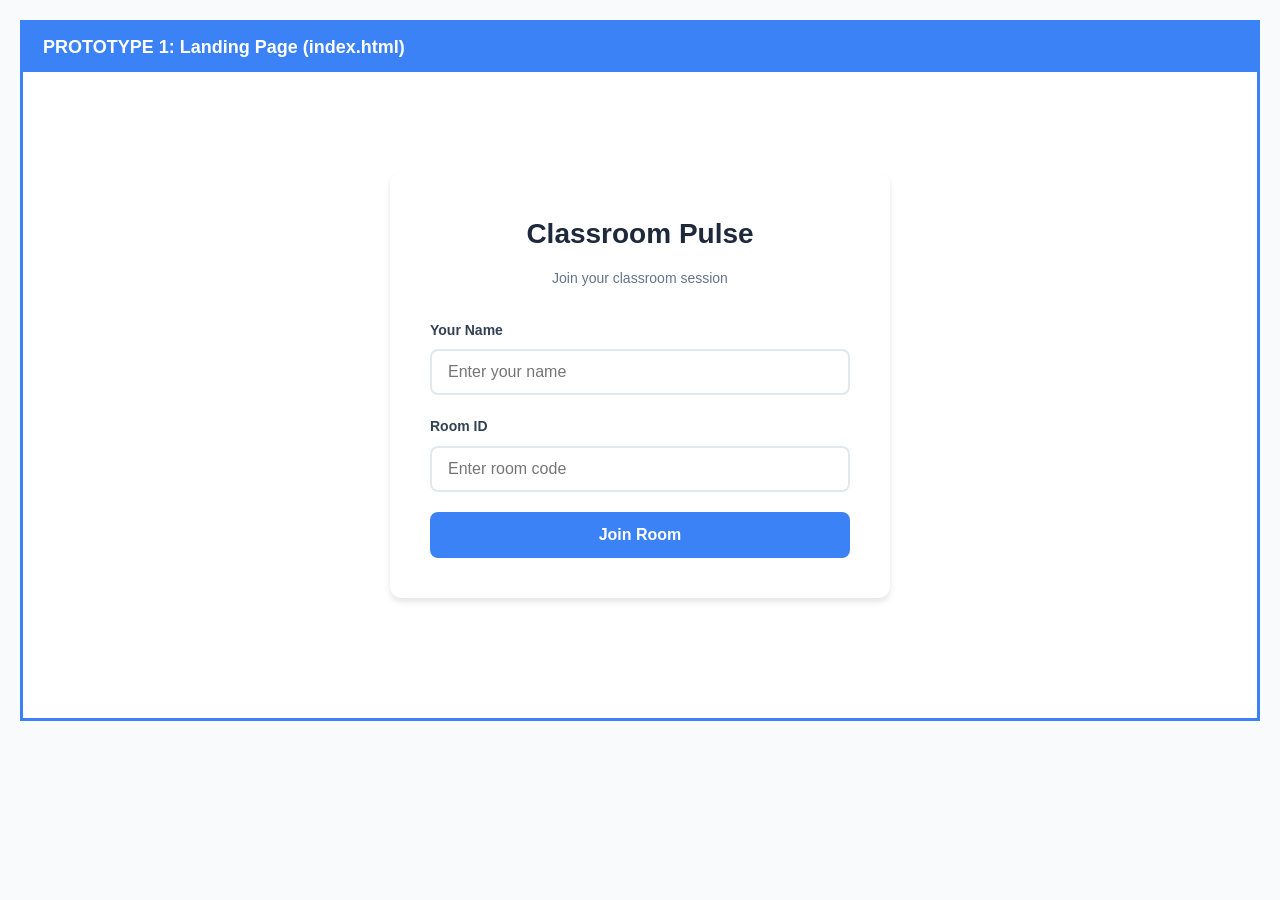
<file: ui_test/prototype_index.html>
<!DOCTYPE html>
<html lang="en">
<head>
    <meta charset="UTF-8">
    <meta name="viewport" content="width=device-width, initial-scale=1.0">
    <title>Micro-Chunking Classroom Feedback - UI Prototypes</title>
    <style>
        * {
            margin: 0;
            padding: 0;
            box-sizing: border-box;
        }

        body {
            font-family: -apple-system, BlinkMacSystemFont, 'Segoe UI', Roboto, 'Helvetica Neue', Arial, sans-serif;
            background-color: #F8FAFC;
            color: #1E293B;
            line-height: 1.6;
        }

        .prototype-section {
            border: 3px solid #3B82F6;
            margin: 20px;
            padding: 20px;
            background: white;
        }

        .prototype-section h1 {
            background: #3B82F6;
            color: white;
            padding: 10px 20px;
            margin: -20px -20px 20px -20px;
            font-size: 18px;
        }

        hr {
            margin: 40px 0;
            border: none;
            border-top: 2px dashed #CBD5E1;
        }

        /* ===== LANDING PAGE STYLES ===== */
        .landing-container {
            max-width: 500px;
            margin: 100px auto;
            padding: 40px;
            background: white;
            border-radius: 12px;
            box-shadow: 0 4px 6px rgba(0, 0, 0, 0.1);
        }

        .landing-container h2 {
            text-align: center;
            color: #1E293B;
            margin-bottom: 10px;
            font-size: 28px;
        }

        .landing-container p {
            text-align: center;
            color: #64748B;
            margin-bottom: 30px;
            font-size: 14px;
        }

        .form-group {
            margin-bottom: 20px;
        }

        .form-group label {
            display: block;
            margin-bottom: 8px;
            font-weight: 600;
            color: #334155;
            font-size: 14px;
        }

        .form-group input {
            width: 100%;
            padding: 12px 16px;
            border: 2px solid #E2E8F0;
            border-radius: 8px;
            font-size: 16px;
            transition: border-color 0.2s;
        }

        .form-group input:focus {
            outline: none;
            border-color: #3B82F6;
        }

        .btn-primary {
            width: 100%;
            padding: 14px;
            background: #3B82F6;
            color: white;
            border: none;
            border-radius: 8px;
            font-size: 16px;
            font-weight: 600;
            cursor: pointer;
            transition: background 0.2s;
        }

        .btn-primary:hover {
            background: #2563EB;
        }

        /* ===== STUDENT INTERFACE STYLES ===== */
        .student-header {
            background: #1E293B;
            color: white;
            padding: 16px 24px;
            display: flex;
            justify-content: space-between;
            align-items: center;
        }

        .student-info {
            display: flex;
            gap: 24px;
            align-items: center;
        }

        .student-info span {
            font-size: 14px;
        }

        .student-info strong {
            font-weight: 600;
        }

        .connection-indicator {
            display: flex;
            align-items: center;
            gap: 8px;
        }

        .status-dot {
            width: 10px;
            height: 10px;
            border-radius: 50%;
            background: #10B981;
            animation: pulse 2s infinite;
        }

        @keyframes pulse {
            0%, 100% { opacity: 1; }
            50% { opacity: 0.5; }
        }

        .viewport {
            max-width: 800px;
            margin: 60px auto;
            padding: 20px;
        }

        .state-card {
            background: white;
            border-radius: 12px;
            padding: 60px 40px;
            text-align: center;
            box-shadow: 0 4px 6px rgba(0, 0, 0, 0.1);
            margin-bottom: 40px;
        }

        .state-card.waiting {
            background: #F8FAFC;
            border: 2px solid #E2E8F0;
        }

        .state-card h3 {
            font-size: 24px;
            margin-bottom: 16px;
            color: #1E293B;
        }

        .state-card p {
            color: #64748B;
            font-size: 16px;
        }

        .question-container {
            background: white;
            border-radius: 12px;
            padding: 40px;
            box-shadow: 0 4px 6px rgba(0, 0, 0, 0.1);
        }

        .question-prompt {
            font-size: 18px;
            font-weight: 600;
            margin-bottom: 24px;
            color: #1E293B;
            line-height: 1.6;
        }

        .question-prompt code {
            background: #F1F5F9;
            padding: 2px 8px;
            border-radius: 4px;
            font-family: 'Courier New', monospace;
            font-size: 16px;
        }

        .mcq-options {
            display: flex;
            flex-direction: column;
            gap: 12px;
        }

        .mcq-option {
            padding: 16px 20px;
            border: 2px solid #E2E8F0;
            border-radius: 8px;
            cursor: pointer;
            transition: all 0.2s;
            min-height: 48px;
            display: flex;
            align-items: center;
            font-size: 16px;
        }

        .mcq-option:hover {
            border-color: #3B82F6;
            background: #EFF6FF;
        }

        .mcq-option input[type="radio"] {
            margin-right: 12px;
            width: 18px;
            height: 18px;
        }

        .short-answer-input {
            width: 100%;
            padding: 16px;
            border: 2px solid #E2E8F0;
            border-radius: 8px;
            font-size: 16px;
            font-family: 'Courier New', monospace;
            margin-bottom: 20px;
        }

        .short-answer-input:focus {
            outline: none;
            border-color: #3B82F6;
        }

        .timer-display {
            text-align: center;
            margin-bottom: 24px;
            font-size: 32px;
            font-weight: bold;
            color: #F59E0B;
        }

        /* ===== TEACHER DASHBOARD STYLES ===== */
        .teacher-ribbon {
            background: #1E293B;
            color: white;
            padding: 20px 40px;
            display: flex;
            justify-content: space-between;
            align-items: center;
        }

        .ribbon-left {
            font-size: 18px;
            font-weight: 600;
        }

        .ribbon-center {
            display: flex;
            flex-direction: column;
            align-items: center;
        }

        .ribbon-center .timer-label {
            font-size: 12px;
            color: #94A3B8;
            margin-bottom: 4px;
        }

        .ribbon-center .timer {
            font-size: 32px;
            font-weight: bold;
        }

        .ribbon-center .timer.instruction {
            color: #3B82F6;
        }

        .ribbon-center .timer.quiz {
            color: #F59E0B;
        }

        .ribbon-center .timer.review {
            color: #10B981;
            font-size: 20px;
        }

        .ribbon-right {
            font-size: 16px;
        }

        .ribbon-right strong {
            color: #10B981;
            font-size: 24px;
        }

        .teacher-main {
            display: grid;
            grid-template-columns: 1fr 1fr;
            gap: 20px;
            padding: 20px;
        }

        .distribution-view {
            background: white;
            border-radius: 8px;
            padding: 24px;
            box-shadow: 0 2px 4px rgba(0, 0, 0, 0.1);
        }

        .distribution-view h3 {
            margin-bottom: 20px;
            color: #1E293B;
            font-size: 18px;
        }

        .bar-container {
            margin: 16px 0;
        }

        .bar-label {
            display: flex;
            justify-content: space-between;
            margin-bottom: 6px;
            font-size: 14px;
        }

        .bar-track {
            background: #E2E8F0;
            width: 100%;
            border-radius: 4px;
            height: 24px;
            overflow: hidden;
        }

        .bar-fill {
            height: 100%;
            border-radius: 4px;
            transition: width 0.3s;
        }

        .bar-fill.correct {
            background: #10B981;
        }

        .bar-fill.incorrect {
            background: #EF4444;
        }

        .short-answer-group {
            background: #F8FAFC;
            border-left: 4px solid #3B82F6;
            padding: 12px 16px;
            margin: 12px 0;
            border-radius: 4px;
        }

        .short-answer-group code {
            font-family: 'Courier New', monospace;
            font-size: 14px;
            color: #1E293B;
        }

        .short-answer-group .count {
            color: #F59E0B;
            font-weight: bold;
            margin-left: 8px;
        }

        .short-answer-group .warning {
            color: #EF4444;
            font-size: 12px;
            margin-top: 4px;
        }

        .roster-view {
            background: white;
            border-radius: 8px;
            padding: 24px;
            box-shadow: 0 2px 4px rgba(0, 0, 0, 0.1);
        }

        .roster-header {
            display: flex;
            justify-content: space-between;
            align-items: center;
            margin-bottom: 20px;
        }

        .roster-header h3 {
            color: #1E293B;
            font-size: 18px;
        }

        .anonymize-toggle {
            display: flex;
            align-items: center;
            gap: 8px;
            font-size: 14px;
        }

        .student-grid {
            display: grid;
            grid-template-columns: repeat(auto-fill, minmax(140px, 1fr));
            gap: 12px;
        }

        .student-card {
            border-radius: 6px;
            padding: 12px;
            border: 2px solid transparent;
            font-size: 13px;
            text-align: center;
        }

        .student-card .name {
            font-weight: 600;
            margin-bottom: 4px;
        }

        .student-card .status {
            font-size: 11px;
            opacity: 0.8;
        }

        .state-disconnected {
            background-color: #F1F5F9;
            border-style: dashed;
            border-color: #CBD5E1;
            color: #94A3B8;
        }

        .state-thinking {
            background-color: #FFFFFF;
            border-color: #F59E0B;
            animation: pulse 2s infinite;
        }

        .state-mcq-correct {
            background-color: #ECFDF5;
            border-color: #10B981;
            color: #065F46;
        }

        .state-mcq-incorrect {
            background-color: #FEF2F2;
            border-color: #EF4444;
            color: #991B1B;
        }

        .state-short-submit {
            background-color: #EFF6FF;
            border-color: #3B82F6;
            color: #1E40AF;
        }

        .control-panel {
            grid-column: 1 / -1;
            background: white;
            border-radius: 8px;
            padding: 24px;
            box-shadow: 0 2px 4px rgba(0, 0, 0, 0.1);
        }

        .control-panel h3 {
            margin-bottom: 20px;
            color: #1E293B;
            font-size: 18px;
        }

        .control-row {
            display: grid;
            grid-template-columns: 2fr 1fr 1fr;
            gap: 16px;
            margin-bottom: 20px;
            align-items: end;
        }

        .control-group {
            display: flex;
            flex-direction: column;
        }

        .control-group label {
            font-size: 13px;
            font-weight: 600;
            margin-bottom: 6px;
            color: #475569;
        }

        .control-group select,
        .control-group input[type="number"] {
            padding: 10px 12px;
            border: 2px solid #E2E8F0;
            border-radius: 6px;
            font-size: 14px;
        }

        .control-group select:focus,
        .control-group input:focus {
            outline: none;
            border-color: #3B82F6;
        }

        .time-display {
            font-size: 12px;
            color: #64748B;
            margin-top: 4px;
        }

        .checkbox-group {
            display: flex;
            align-items: center;
            gap: 8px;
            margin-bottom: 20px;
        }

        .checkbox-group input[type="checkbox"] {
            width: 18px;
            height: 18px;
        }

        .checkbox-group label {
            font-size: 14px;
            color: #475569;
        }

        .action-buttons {
            display: flex;
            gap: 12px;
        }

        .btn {
            padding: 12px 24px;
            border: none;
            border-radius: 6px;
            font-size: 14px;
            font-weight: 600;
            cursor: pointer;
            transition: all 0.2s;
        }

        .btn-prepare {
            background: #3B82F6;
            color: white;
        }

        .btn-prepare:hover {
            background: #2563EB;
        }

        .btn-start {
            background: #10B981;
            color: white;
        }

        .btn-start:hover {
            background: #059669;
        }

        .btn-lock {
            background: #F59E0B;
            color: white;
        }

        .btn-lock:hover {
            background: #D97706;
        }

        .btn-reset {
            background: #64748B;
            color: white;
        }

        .btn-reset:hover {
            background: #475569;
        }

        .btn:disabled {
            opacity: 0.5;
            cursor: not-allowed;
        }

        .question-creator {
            margin-top: 24px;
            padding-top: 24px;
            border-top: 2px solid #E2E8F0;
        }

        .toggle-creator {
            background: #F1F5F9;
            color: #1E293B;
            padding: 10px 20px;
            border: 2px solid #CBD5E1;
            border-radius: 6px;
            cursor: pointer;
            font-size: 14px;
            font-weight: 600;
            margin-bottom: 20px;
        }

        .toggle-creator:hover {
            background: #E2E8F0;
        }

        .creator-form {
            display: grid;
            gap: 16px;
        }

        .radio-group {
            display: flex;
            gap: 24px;
        }

        .radio-group label {
            display: flex;
            align-items: center;
            gap: 8px;
            font-size: 14px;
        }

        .radio-group input[type="radio"] {
            width: 16px;
            height: 16px;
        }

        textarea {
            width: 100%;
            padding: 12px;
            border: 2px solid #E2E8F0;
            border-radius: 6px;
            font-size: 14px;
            font-family: inherit;
            resize: vertical;
            min-height: 80px;
        }

        textarea:focus {
            outline: none;
            border-color: #3B82F6;
        }

        .option-inputs {
            display: grid;
            gap: 8px;
        }

        .option-row {
            display: flex;
            gap: 8px;
            align-items: center;
        }

        .option-row input[type="text"] {
            flex: 1;
            padding: 10px 12px;
            border: 2px solid #E2E8F0;
            border-radius: 6px;
            font-size: 14px;
        }

        .option-row input[type="radio"] {
            width: 18px;
            height: 18px;
        }

        .helper-text {
            font-size: 12px;
            color: #64748B;
            font-style: italic;
        }

        .btn-add-option {
            background: #F1F5F9;
            color: #475569;
            padding: 8px 16px;
            border: 2px dashed #CBD5E1;
            border-radius: 6px;
            cursor: pointer;
            font-size: 13px;
        }

        .btn-add-option:hover {
            background: #E2E8F0;
        }

        /* ===== RESPONSIVE LAYOUT ===== */
        @media (max-width: 768px) {
            .teacher-main {
                grid-template-columns: 1fr;
            }
            .teacher-ribbon {
                flex-direction: column;
                gap: 12px;
                text-align: center;
            }
            .control-row {
                grid-template-columns: 1fr;
            }
            .action-buttons {
                flex-direction: column;
            }
            .student-header {
                flex-direction: column;
                gap: 12px;
            }
            .radio-group {
                flex-direction: column;
                gap: 12px;
            }
            .landing-container {
                margin: 40px 20px;
                padding: 30px 20px;
            }
        }
    </style>
</head>
<body>

<!-- ========================================
     PROTOTYPE 1: LANDING PAGE
     ======================================== -->
<div class="prototype-section">
    <h1>PROTOTYPE 1: Landing Page (index.html)</h1>
    
    <div class="landing-container">
        <h2>Classroom Pulse</h2>
        <p>Join your classroom session</p>
        
        <form>
            <div class="form-group">
                <label for="student-name">Your Name</label>
                <input type="text" id="student-name" placeholder="Enter your name" required>
            </div>
            
            <div class="form-group">
                <label for="room-id">Room ID</label>
                <input type="text" id="room-id" placeholder="Enter room code" required>
            </div>
            
            <button type="submit" class="btn-primary">Join Room</button>
        </form>
    </div>
</div>

</body>
</html>
</file>
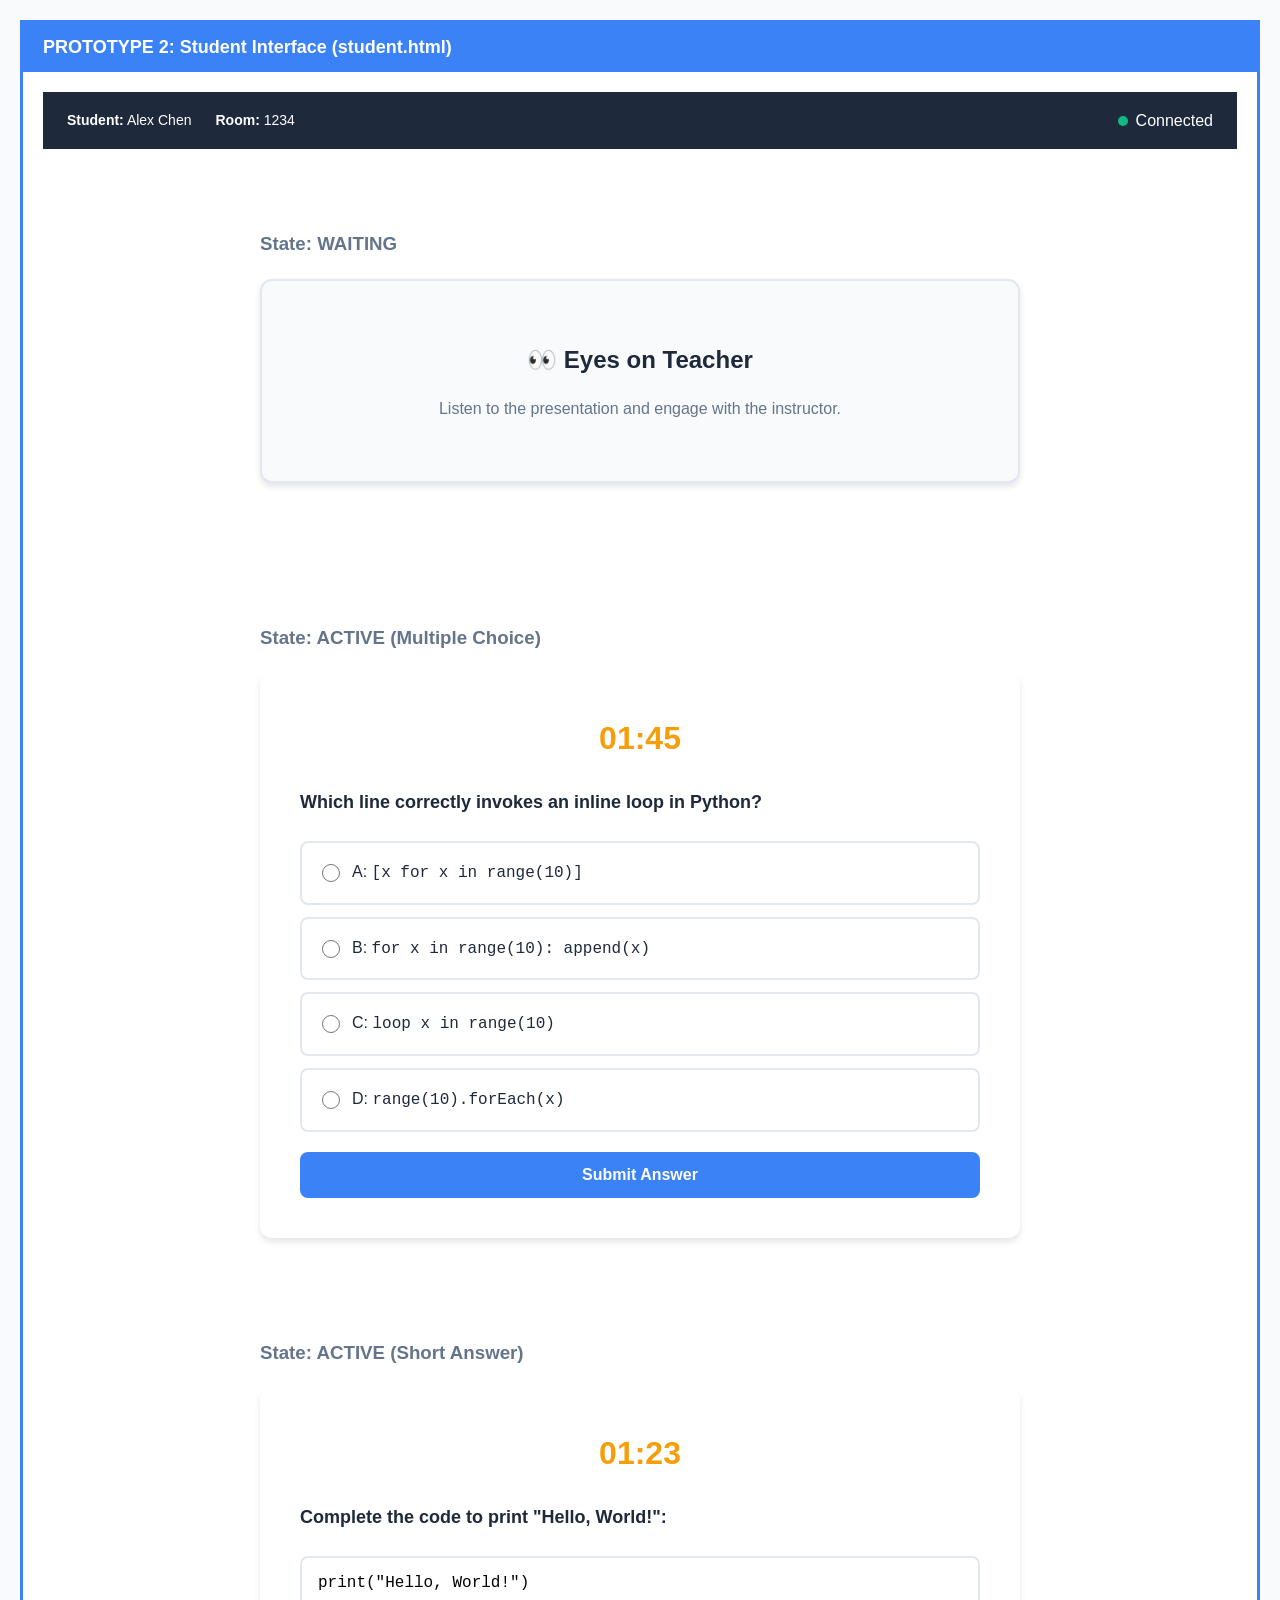
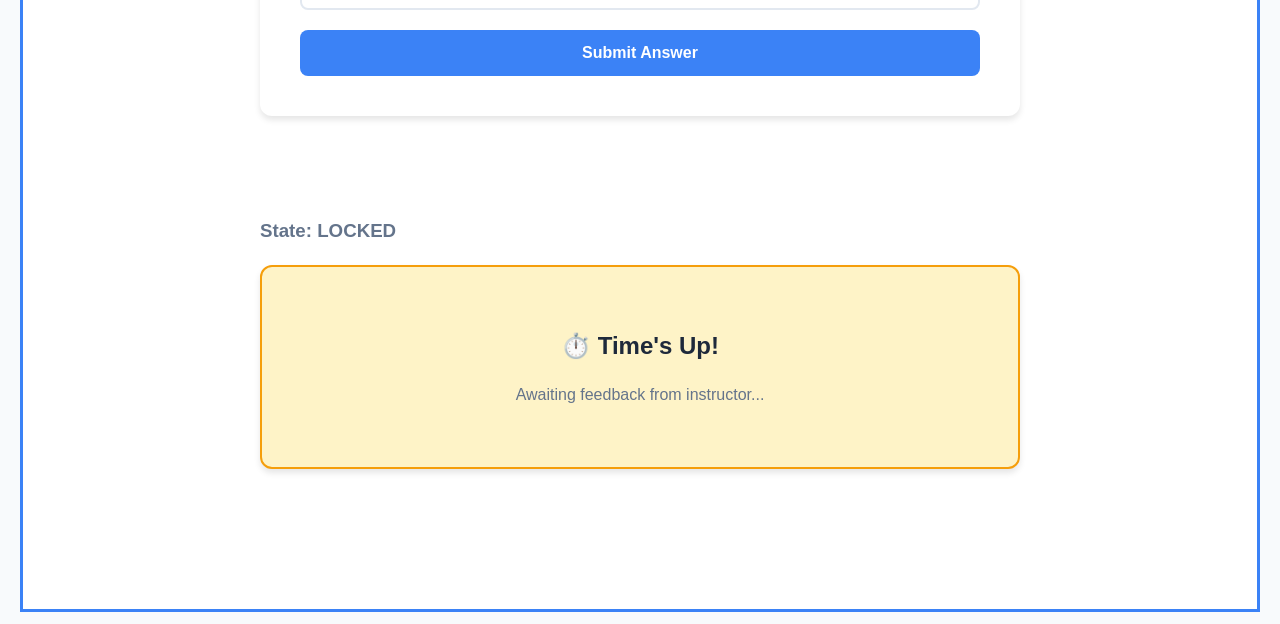
<file: ui_test/prototype_student.html>
<!DOCTYPE html>
<html lang="en">
<head>
    <meta charset="UTF-8">
    <meta name="viewport" content="width=device-width, initial-scale=1.0">
    <title>Micro-Chunking Classroom Feedback - UI Prototypes</title>
    <style>
        * {
            margin: 0;
            padding: 0;
            box-sizing: border-box;
        }

        body {
            font-family: -apple-system, BlinkMacSystemFont, 'Segoe UI', Roboto, 'Helvetica Neue', Arial, sans-serif;
            background-color: #F8FAFC;
            color: #1E293B;
            line-height: 1.6;
        }

        .prototype-section {
            border: 3px solid #3B82F6;
            margin: 20px;
            padding: 20px;
            background: white;
        }

        .prototype-section h1 {
            background: #3B82F6;
            color: white;
            padding: 10px 20px;
            margin: -20px -20px 20px -20px;
            font-size: 18px;
        }

        hr {
            margin: 40px 0;
            border: none;
            border-top: 2px dashed #CBD5E1;
        }

        /* ===== LANDING PAGE STYLES ===== */
        .landing-container {
            max-width: 500px;
            margin: 100px auto;
            padding: 40px;
            background: white;
            border-radius: 12px;
            box-shadow: 0 4px 6px rgba(0, 0, 0, 0.1);
        }

        .landing-container h2 {
            text-align: center;
            color: #1E293B;
            margin-bottom: 10px;
            font-size: 28px;
        }

        .landing-container p {
            text-align: center;
            color: #64748B;
            margin-bottom: 30px;
            font-size: 14px;
        }

        .form-group {
            margin-bottom: 20px;
        }

        .form-group label {
            display: block;
            margin-bottom: 8px;
            font-weight: 600;
            color: #334155;
            font-size: 14px;
        }

        .form-group input {
            width: 100%;
            padding: 12px 16px;
            border: 2px solid #E2E8F0;
            border-radius: 8px;
            font-size: 16px;
            transition: border-color 0.2s;
        }

        .form-group input:focus {
            outline: none;
            border-color: #3B82F6;
        }

        .btn-primary {
            width: 100%;
            padding: 14px;
            background: #3B82F6;
            color: white;
            border: none;
            border-radius: 8px;
            font-size: 16px;
            font-weight: 600;
            cursor: pointer;
            transition: background 0.2s;
        }

        .btn-primary:hover {
            background: #2563EB;
        }

        /* ===== STUDENT INTERFACE STYLES ===== */
        .student-header {
            background: #1E293B;
            color: white;
            padding: 16px 24px;
            display: flex;
            justify-content: space-between;
            align-items: center;
        }

        .student-info {
            display: flex;
            gap: 24px;
            align-items: center;
        }

        .student-info span {
            font-size: 14px;
        }

        .student-info strong {
            font-weight: 600;
        }

        .connection-indicator {
            display: flex;
            align-items: center;
            gap: 8px;
        }

        .status-dot {
            width: 10px;
            height: 10px;
            border-radius: 50%;
            background: #10B981;
            animation: pulse 2s infinite;
        }

        @keyframes pulse {
            0%, 100% { opacity: 1; }
            50% { opacity: 0.5; }
        }

        .viewport {
            max-width: 800px;
            margin: 60px auto;
            padding: 20px;
        }

        .state-card {
            background: white;
            border-radius: 12px;
            padding: 60px 40px;
            text-align: center;
            box-shadow: 0 4px 6px rgba(0, 0, 0, 0.1);
            margin-bottom: 40px;
        }

        .state-card.waiting {
            background: #F8FAFC;
            border: 2px solid #E2E8F0;
        }

        .state-card h3 {
            font-size: 24px;
            margin-bottom: 16px;
            color: #1E293B;
        }

        .state-card p {
            color: #64748B;
            font-size: 16px;
        }

        .question-container {
            background: white;
            border-radius: 12px;
            padding: 40px;
            box-shadow: 0 4px 6px rgba(0, 0, 0, 0.1);
        }

        .question-prompt {
            font-size: 18px;
            font-weight: 600;
            margin-bottom: 24px;
            color: #1E293B;
            line-height: 1.6;
        }

        .question-prompt code {
            background: #F1F5F9;
            padding: 2px 8px;
            border-radius: 4px;
            font-family: 'Courier New', monospace;
            font-size: 16px;
        }

        .mcq-options {
            display: flex;
            flex-direction: column;
            gap: 12px;
        }

        .mcq-option {
            padding: 16px 20px;
            border: 2px solid #E2E8F0;
            border-radius: 8px;
            cursor: pointer;
            transition: all 0.2s;
            min-height: 48px;
            display: flex;
            align-items: center;
            font-size: 16px;
        }

        .mcq-option:hover {
            border-color: #3B82F6;
            background: #EFF6FF;
        }

        .mcq-option input[type="radio"] {
            margin-right: 12px;
            width: 18px;
            height: 18px;
        }

        .short-answer-input {
            width: 100%;
            padding: 16px;
            border: 2px solid #E2E8F0;
            border-radius: 8px;
            font-size: 16px;
            font-family: 'Courier New', monospace;
            margin-bottom: 20px;
        }

        .short-answer-input:focus {
            outline: none;
            border-color: #3B82F6;
        }

        .timer-display {
            text-align: center;
            margin-bottom: 24px;
            font-size: 32px;
            font-weight: bold;
            color: #F59E0B;
        }

        /* ===== TEACHER DASHBOARD STYLES ===== */
        .teacher-ribbon {
            background: #1E293B;
            color: white;
            padding: 20px 40px;
            display: flex;
            justify-content: space-between;
            align-items: center;
        }

        .ribbon-left {
            font-size: 18px;
            font-weight: 600;
        }

        .ribbon-center {
            display: flex;
            flex-direction: column;
            align-items: center;
        }

        .ribbon-center .timer-label {
            font-size: 12px;
            color: #94A3B8;
            margin-bottom: 4px;
        }

        .ribbon-center .timer {
            font-size: 32px;
            font-weight: bold;
        }

        .ribbon-center .timer.instruction {
            color: #3B82F6;
        }

        .ribbon-center .timer.quiz {
            color: #F59E0B;
        }

        .ribbon-center .timer.review {
            color: #10B981;
            font-size: 20px;
        }

        .ribbon-right {
            font-size: 16px;
        }

        .ribbon-right strong {
            color: #10B981;
            font-size: 24px;
        }

        .teacher-main {
            display: grid;
            grid-template-columns: 1fr 1fr;
            gap: 20px;
            padding: 20px;
        }

        .distribution-view {
            background: white;
            border-radius: 8px;
            padding: 24px;
            box-shadow: 0 2px 4px rgba(0, 0, 0, 0.1);
        }

        .distribution-view h3 {
            margin-bottom: 20px;
            color: #1E293B;
            font-size: 18px;
        }

        .bar-container {
            margin: 16px 0;
        }

        .bar-label {
            display: flex;
            justify-content: space-between;
            margin-bottom: 6px;
            font-size: 14px;
        }

        .bar-track {
            background: #E2E8F0;
            width: 100%;
            border-radius: 4px;
            height: 24px;
            overflow: hidden;
        }

        .bar-fill {
            height: 100%;
            border-radius: 4px;
            transition: width 0.3s;
        }

        .bar-fill.correct {
            background: #10B981;
        }

        .bar-fill.incorrect {
            background: #EF4444;
        }

        .short-answer-group {
            background: #F8FAFC;
            border-left: 4px solid #3B82F6;
            padding: 12px 16px;
            margin: 12px 0;
            border-radius: 4px;
        }

        .short-answer-group code {
            font-family: 'Courier New', monospace;
            font-size: 14px;
            color: #1E293B;
        }

        .short-answer-group .count {
            color: #F59E0B;
            font-weight: bold;
            margin-left: 8px;
        }

        .short-answer-group .warning {
            color: #EF4444;
            font-size: 12px;
            margin-top: 4px;
        }

        .roster-view {
            background: white;
            border-radius: 8px;
            padding: 24px;
            box-shadow: 0 2px 4px rgba(0, 0, 0, 0.1);
        }

        .roster-header {
            display: flex;
            justify-content: space-between;
            align-items: center;
            margin-bottom: 20px;
        }

        .roster-header h3 {
            color: #1E293B;
            font-size: 18px;
        }

        .anonymize-toggle {
            display: flex;
            align-items: center;
            gap: 8px;
            font-size: 14px;
        }

        .student-grid {
            display: grid;
            grid-template-columns: repeat(auto-fill, minmax(140px, 1fr));
            gap: 12px;
        }

        .student-card {
            border-radius: 6px;
            padding: 12px;
            border: 2px solid transparent;
            font-size: 13px;
            text-align: center;
        }

        .student-card .name {
            font-weight: 600;
            margin-bottom: 4px;
        }

        .student-card .status {
            font-size: 11px;
            opacity: 0.8;
        }

        .state-disconnected {
            background-color: #F1F5F9;
            border-style: dashed;
            border-color: #CBD5E1;
            color: #94A3B8;
        }

        .state-thinking {
            background-color: #FFFFFF;
            border-color: #F59E0B;
            animation: pulse 2s infinite;
        }

        .state-mcq-correct {
            background-color: #ECFDF5;
            border-color: #10B981;
            color: #065F46;
        }

        .state-mcq-incorrect {
            background-color: #FEF2F2;
            border-color: #EF4444;
            color: #991B1B;
        }

        .state-short-submit {
            background-color: #EFF6FF;
            border-color: #3B82F6;
            color: #1E40AF;
        }

        .control-panel {
            grid-column: 1 / -1;
            background: white;
            border-radius: 8px;
            padding: 24px;
            box-shadow: 0 2px 4px rgba(0, 0, 0, 0.1);
        }

        .control-panel h3 {
            margin-bottom: 20px;
            color: #1E293B;
            font-size: 18px;
        }

        .control-row {
            display: grid;
            grid-template-columns: 2fr 1fr 1fr;
            gap: 16px;
            margin-bottom: 20px;
            align-items: end;
        }

        .control-group {
            display: flex;
            flex-direction: column;
        }

        .control-group label {
            font-size: 13px;
            font-weight: 600;
            margin-bottom: 6px;
            color: #475569;
        }

        .control-group select,
        .control-group input[type="number"] {
            padding: 10px 12px;
            border: 2px solid #E2E8F0;
            border-radius: 6px;
            font-size: 14px;
        }

        .control-group select:focus,
        .control-group input:focus {
            outline: none;
            border-color: #3B82F6;
        }

        .time-display {
            font-size: 12px;
            color: #64748B;
            margin-top: 4px;
        }

        .checkbox-group {
            display: flex;
            align-items: center;
            gap: 8px;
            margin-bottom: 20px;
        }

        .checkbox-group input[type="checkbox"] {
            width: 18px;
            height: 18px;
        }

        .checkbox-group label {
            font-size: 14px;
            color: #475569;
        }

        .action-buttons {
            display: flex;
            gap: 12px;
        }

        .btn {
            padding: 12px 24px;
            border: none;
            border-radius: 6px;
            font-size: 14px;
            font-weight: 600;
            cursor: pointer;
            transition: all 0.2s;
        }

        .btn-prepare {
            background: #3B82F6;
            color: white;
        }

        .btn-prepare:hover {
            background: #2563EB;
        }

        .btn-start {
            background: #10B981;
            color: white;
        }

        .btn-start:hover {
            background: #059669;
        }

        .btn-lock {
            background: #F59E0B;
            color: white;
        }

        .btn-lock:hover {
            background: #D97706;
        }

        .btn-reset {
            background: #64748B;
            color: white;
        }

        .btn-reset:hover {
            background: #475569;
        }

        .btn:disabled {
            opacity: 0.5;
            cursor: not-allowed;
        }

        .question-creator {
            margin-top: 24px;
            padding-top: 24px;
            border-top: 2px solid #E2E8F0;
        }

        .toggle-creator {
            background: #F1F5F9;
            color: #1E293B;
            padding: 10px 20px;
            border: 2px solid #CBD5E1;
            border-radius: 6px;
            cursor: pointer;
            font-size: 14px;
            font-weight: 600;
            margin-bottom: 20px;
        }

        .toggle-creator:hover {
            background: #E2E8F0;
        }

        .creator-form {
            display: grid;
            gap: 16px;
        }

        .radio-group {
            display: flex;
            gap: 24px;
        }

        .radio-group label {
            display: flex;
            align-items: center;
            gap: 8px;
            font-size: 14px;
        }

        .radio-group input[type="radio"] {
            width: 16px;
            height: 16px;
        }

        textarea {
            width: 100%;
            padding: 12px;
            border: 2px solid #E2E8F0;
            border-radius: 6px;
            font-size: 14px;
            font-family: inherit;
            resize: vertical;
            min-height: 80px;
        }

        textarea:focus {
            outline: none;
            border-color: #3B82F6;
        }

        .option-inputs {
            display: grid;
            gap: 8px;
        }

        .option-row {
            display: flex;
            gap: 8px;
            align-items: center;
        }

        .option-row input[type="text"] {
            flex: 1;
            padding: 10px 12px;
            border: 2px solid #E2E8F0;
            border-radius: 6px;
            font-size: 14px;
        }

        .option-row input[type="radio"] {
            width: 18px;
            height: 18px;
        }

        .helper-text {
            font-size: 12px;
            color: #64748B;
            font-style: italic;
        }

        .btn-add-option {
            background: #F1F5F9;
            color: #475569;
            padding: 8px 16px;
            border: 2px dashed #CBD5E1;
            border-radius: 6px;
            cursor: pointer;
            font-size: 13px;
        }

        .btn-add-option:hover {
            background: #E2E8F0;
        }

        /* ===== RESPONSIVE LAYOUT ===== */
        @media (max-width: 768px) {
            .teacher-main {
                grid-template-columns: 1fr;
            }
            .teacher-ribbon {
                flex-direction: column;
                gap: 12px;
                text-align: center;
            }
            .control-row {
                grid-template-columns: 1fr;
            }
            .action-buttons {
                flex-direction: column;
            }
            .student-header {
                flex-direction: column;
                gap: 12px;
            }
            .radio-group {
                flex-direction: column;
                gap: 12px;
            }
            .landing-container {
                margin: 40px 20px;
                padding: 30px 20px;
            }
        }
    </style>
</head>
<body>

<!-- ========================================
     PROTOTYPE 2: STUDENT INTERFACE
     ======================================== -->
<div class="prototype-section">
    <h1>PROTOTYPE 2: Student Interface (student.html)</h1>
    
    <!-- Header -->
    <div class="student-header">
        <div class="student-info">
            <span><strong>Student:</strong> Alex Chen</span>
            <span><strong>Room:</strong> 1234</span>
        </div>
        <div class="connection-indicator">
            <div class="status-dot"></div>
            <span>Connected</span>
        </div>
    </div>
    
    <!-- WAITING State -->
    <div class="viewport">
        <h3 style="margin-bottom: 20px; color: #64748B;">State: WAITING</h3>
        <div class="state-card waiting">
            <h3>👀 Eyes on Teacher</h3>
            <p>Listen to the presentation and engage with the instructor.</p>
        </div>
    </div>
    
    <!-- ACTIVE State - MCQ -->
    <div class="viewport">
        <h3 style="margin-bottom: 20px; color: #64748B;">State: ACTIVE (Multiple Choice)</h3>
        <div class="question-container">
            <div class="timer-display">01:45</div>
            
            <div class="question-prompt">
                Which line correctly invokes an inline loop in Python?
            </div>
            
            <div class="mcq-options">
                <label class="mcq-option">
                    <input type="radio" name="mcq-answer" value="A">
                    <span>A: <code>[x for x in range(10)]</code></span>
                </label>
                <label class="mcq-option">
                    <input type="radio" name="mcq-answer" value="B">
                    <span>B: <code>for x in range(10): append(x)</code></span>
                </label>
                <label class="mcq-option">
                    <input type="radio" name="mcq-answer" value="C">
                    <span>C: <code>loop x in range(10)</code></span>
                </label>
                <label class="mcq-option">
                    <input type="radio" name="mcq-answer" value="D">
                    <span>D: <code>range(10).forEach(x)</code></span>
                </label>
            </div>
            
            <button class="btn-primary" style="margin-top: 20px;">Submit Answer</button>
        </div>
    </div>
    
    <!-- ACTIVE State - SHORT -->
    <div class="viewport">
        <h3 style="margin-bottom: 20px; color: #64748B;">State: ACTIVE (Short Answer)</h3>
        <div class="question-container">
            <div class="timer-display">01:23</div>
            
            <div class="question-prompt">
                Complete the code to print "Hello, World!":
            </div>
            
            <input type="text" class="short-answer-input" placeholder="Type your answer here..." value='print("Hello, World!")'>
            
            <button class="btn-primary">Submit Answer</button>
        </div>
    </div>
    
    <!-- LOCKED State -->
    <div class="viewport">
        <h3 style="margin-bottom: 20px; color: #64748B;">State: LOCKED</h3>
        <div class="state-card" style="background: #FEF3C7; border: 2px solid #F59E0B;">
            <h3>⏱️ Time's Up!</h3>
            <p>Awaiting feedback from instructor...</p>
        </div>
    </div>
</div>

</body>
</html>
</file>
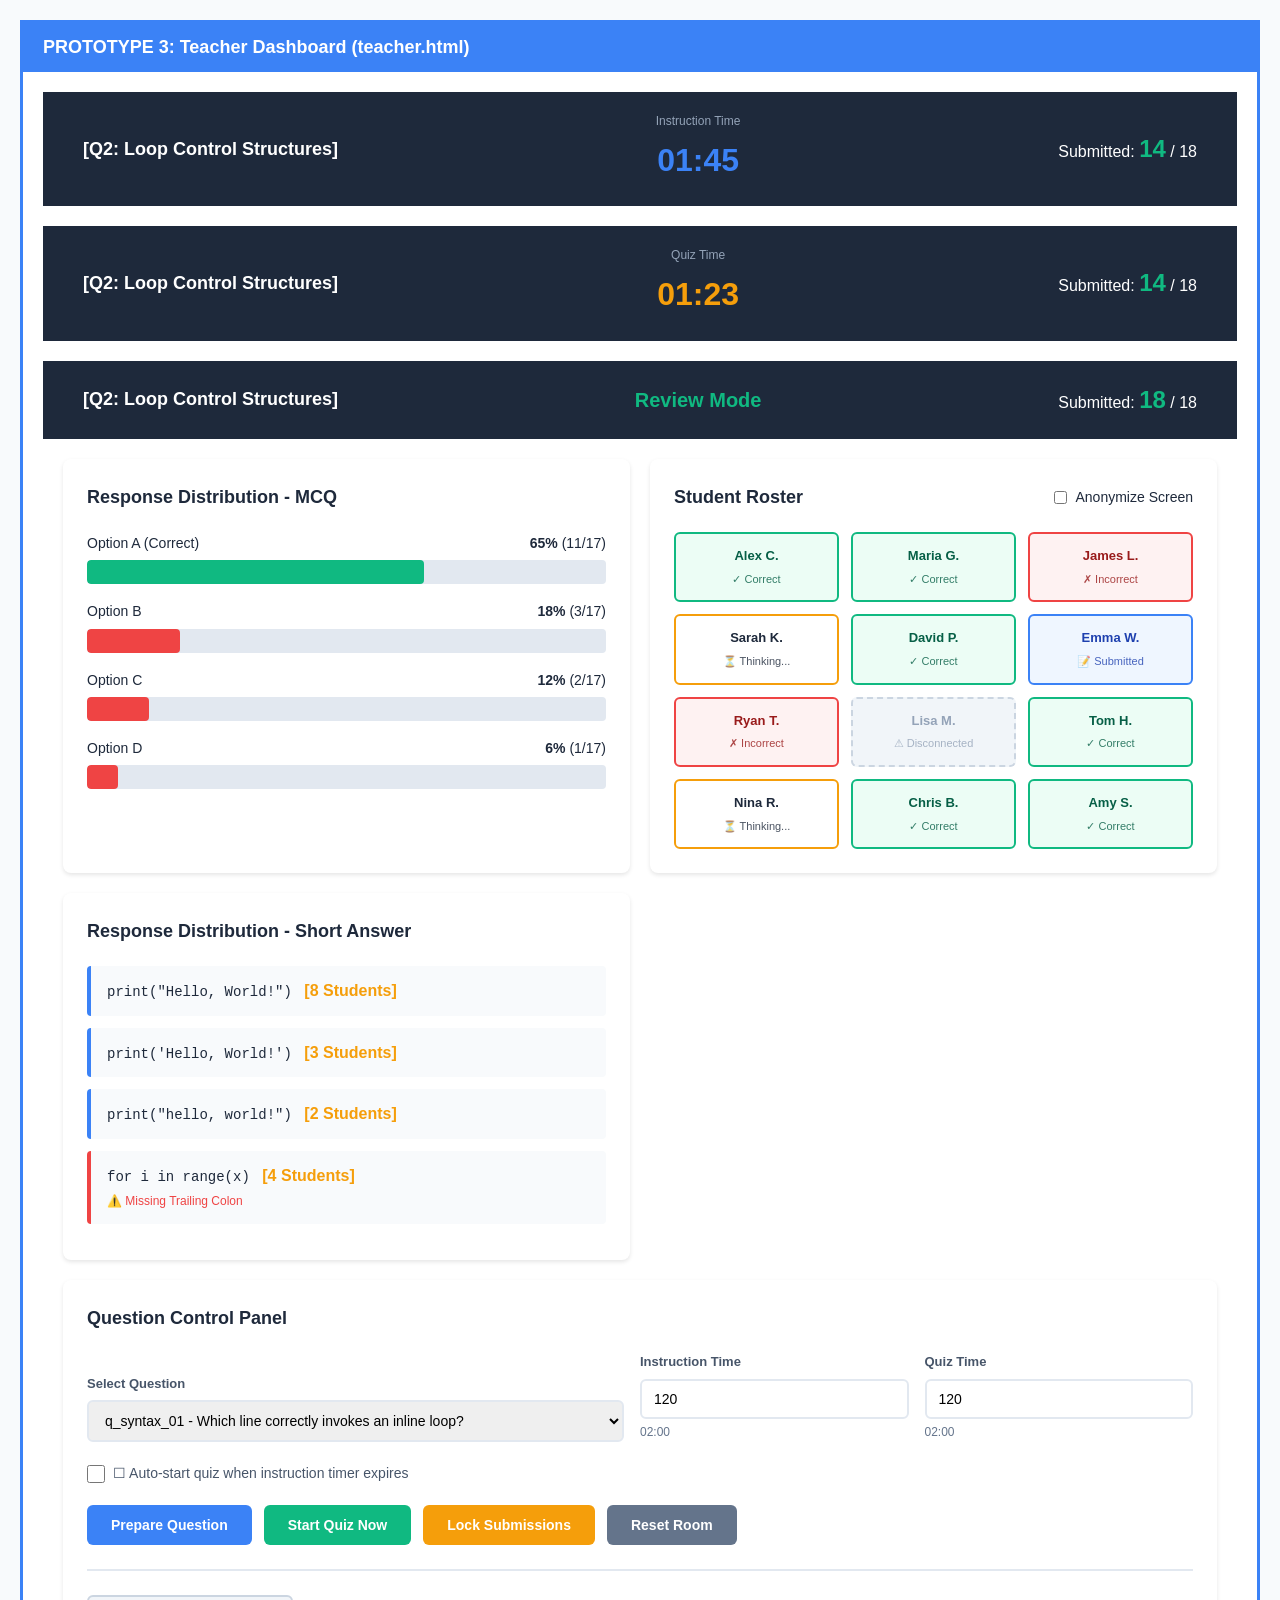
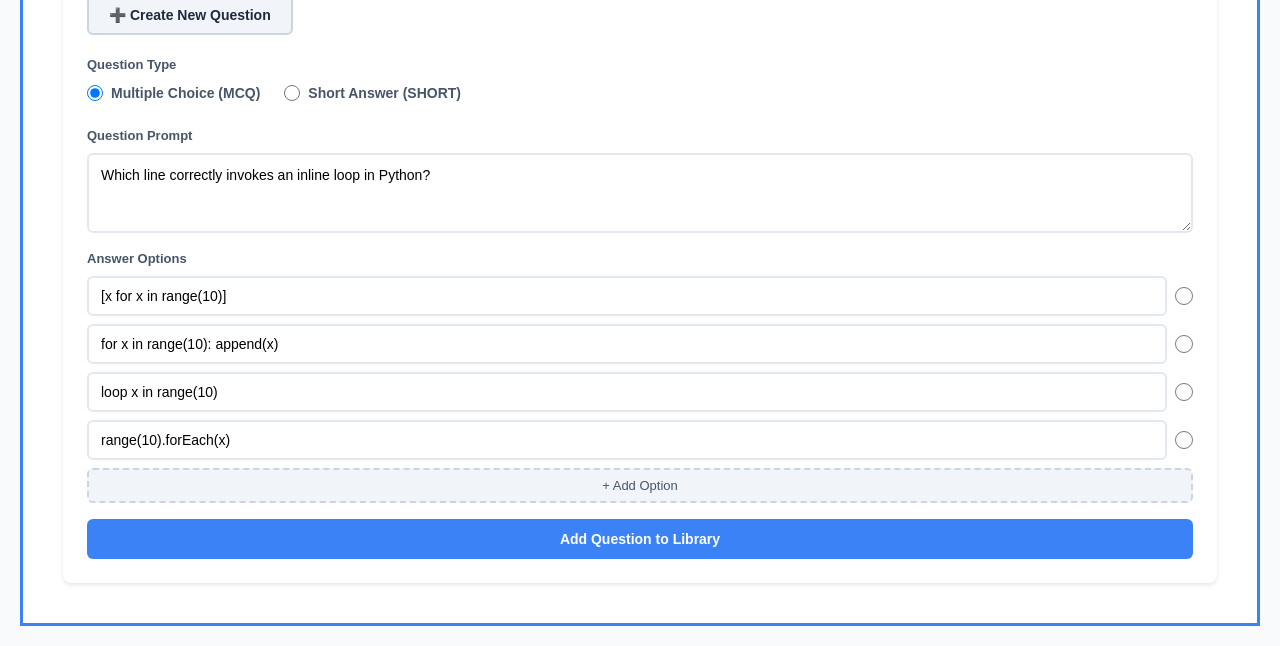
<file: ui_test/prototype_teacher.html>
<!DOCTYPE html>
<html lang="en">
<head>
    <meta charset="UTF-8">
    <meta name="viewport" content="width=device-width, initial-scale=1.0">
    <title>Micro-Chunking Classroom Feedback - UI Prototypes</title>
    <style>
        * {
            margin: 0;
            padding: 0;
            box-sizing: border-box;
        }

        body {
            font-family: -apple-system, BlinkMacSystemFont, 'Segoe UI', Roboto, 'Helvetica Neue', Arial, sans-serif;
            background-color: #F8FAFC;
            color: #1E293B;
            line-height: 1.6;
        }

        .prototype-section {
            border: 3px solid #3B82F6;
            margin: 20px;
            padding: 20px;
            background: white;
        }

        .prototype-section h1 {
            background: #3B82F6;
            color: white;
            padding: 10px 20px;
            margin: -20px -20px 20px -20px;
            font-size: 18px;
        }

        hr {
            margin: 40px 0;
            border: none;
            border-top: 2px dashed #CBD5E1;
        }

        /* ===== LANDING PAGE STYLES ===== */
        .landing-container {
            max-width: 500px;
            margin: 100px auto;
            padding: 40px;
            background: white;
            border-radius: 12px;
            box-shadow: 0 4px 6px rgba(0, 0, 0, 0.1);
        }

        .landing-container h2 {
            text-align: center;
            color: #1E293B;
            margin-bottom: 10px;
            font-size: 28px;
        }

        .landing-container p {
            text-align: center;
            color: #64748B;
            margin-bottom: 30px;
            font-size: 14px;
        }

        .form-group {
            margin-bottom: 20px;
        }

        .form-group label {
            display: block;
            margin-bottom: 8px;
            font-weight: 600;
            color: #334155;
            font-size: 14px;
        }

        .form-group input {
            width: 100%;
            padding: 12px 16px;
            border: 2px solid #E2E8F0;
            border-radius: 8px;
            font-size: 16px;
            transition: border-color 0.2s;
        }

        .form-group input:focus {
            outline: none;
            border-color: #3B82F6;
        }

        .btn-primary {
            width: 100%;
            padding: 14px;
            background: #3B82F6;
            color: white;
            border: none;
            border-radius: 8px;
            font-size: 16px;
            font-weight: 600;
            cursor: pointer;
            transition: background 0.2s;
        }

        .btn-primary:hover {
            background: #2563EB;
        }

        /* ===== STUDENT INTERFACE STYLES ===== */
        .student-header {
            background: #1E293B;
            color: white;
            padding: 16px 24px;
            display: flex;
            justify-content: space-between;
            align-items: center;
        }

        .student-info {
            display: flex;
            gap: 24px;
            align-items: center;
        }

        .student-info span {
            font-size: 14px;
        }

        .student-info strong {
            font-weight: 600;
        }

        .connection-indicator {
            display: flex;
            align-items: center;
            gap: 8px;
        }

        .status-dot {
            width: 10px;
            height: 10px;
            border-radius: 50%;
            background: #10B981;
            animation: pulse 2s infinite;
        }

        @keyframes pulse {
            0%, 100% { opacity: 1; }
            50% { opacity: 0.5; }
        }

        .viewport {
            max-width: 800px;
            margin: 60px auto;
            padding: 20px;
        }

        .state-card {
            background: white;
            border-radius: 12px;
            padding: 60px 40px;
            text-align: center;
            box-shadow: 0 4px 6px rgba(0, 0, 0, 0.1);
            margin-bottom: 40px;
        }

        .state-card.waiting {
            background: #F8FAFC;
            border: 2px solid #E2E8F0;
        }

        .state-card h3 {
            font-size: 24px;
            margin-bottom: 16px;
            color: #1E293B;
        }

        .state-card p {
            color: #64748B;
            font-size: 16px;
        }

        .question-container {
            background: white;
            border-radius: 12px;
            padding: 40px;
            box-shadow: 0 4px 6px rgba(0, 0, 0, 0.1);
        }

        .question-prompt {
            font-size: 18px;
            font-weight: 600;
            margin-bottom: 24px;
            color: #1E293B;
            line-height: 1.6;
        }

        .question-prompt code {
            background: #F1F5F9;
            padding: 2px 8px;
            border-radius: 4px;
            font-family: 'Courier New', monospace;
            font-size: 16px;
        }

        .mcq-options {
            display: flex;
            flex-direction: column;
            gap: 12px;
        }

        .mcq-option {
            padding: 16px 20px;
            border: 2px solid #E2E8F0;
            border-radius: 8px;
            cursor: pointer;
            transition: all 0.2s;
            min-height: 48px;
            display: flex;
            align-items: center;
            font-size: 16px;
        }

        .mcq-option:hover {
            border-color: #3B82F6;
            background: #EFF6FF;
        }

        .mcq-option input[type="radio"] {
            margin-right: 12px;
            width: 18px;
            height: 18px;
        }

        .short-answer-input {
            width: 100%;
            padding: 16px;
            border: 2px solid #E2E8F0;
            border-radius: 8px;
            font-size: 16px;
            font-family: 'Courier New', monospace;
            margin-bottom: 20px;
        }

        .short-answer-input:focus {
            outline: none;
            border-color: #3B82F6;
        }

        .timer-display {
            text-align: center;
            margin-bottom: 24px;
            font-size: 32px;
            font-weight: bold;
            color: #F59E0B;
        }

        /* ===== TEACHER DASHBOARD STYLES ===== */
        .teacher-ribbon {
            background: #1E293B;
            color: white;
            padding: 20px 40px;
            display: flex;
            justify-content: space-between;
            align-items: center;
        }

        .ribbon-left {
            font-size: 18px;
            font-weight: 600;
        }

        .ribbon-center {
            display: flex;
            flex-direction: column;
            align-items: center;
        }

        .ribbon-center .timer-label {
            font-size: 12px;
            color: #94A3B8;
            margin-bottom: 4px;
        }

        .ribbon-center .timer {
            font-size: 32px;
            font-weight: bold;
        }

        .ribbon-center .timer.instruction {
            color: #3B82F6;
        }

        .ribbon-center .timer.quiz {
            color: #F59E0B;
        }

        .ribbon-center .timer.review {
            color: #10B981;
            font-size: 20px;
        }

        .ribbon-right {
            font-size: 16px;
        }

        .ribbon-right strong {
            color: #10B981;
            font-size: 24px;
        }

        .teacher-main {
            display: grid;
            grid-template-columns: 1fr 1fr;
            gap: 20px;
            padding: 20px;
        }

        .distribution-view {
            background: white;
            border-radius: 8px;
            padding: 24px;
            box-shadow: 0 2px 4px rgba(0, 0, 0, 0.1);
        }

        .distribution-view h3 {
            margin-bottom: 20px;
            color: #1E293B;
            font-size: 18px;
        }

        .bar-container {
            margin: 16px 0;
        }

        .bar-label {
            display: flex;
            justify-content: space-between;
            margin-bottom: 6px;
            font-size: 14px;
        }

        .bar-track {
            background: #E2E8F0;
            width: 100%;
            border-radius: 4px;
            height: 24px;
            overflow: hidden;
        }

        .bar-fill {
            height: 100%;
            border-radius: 4px;
            transition: width 0.3s;
        }

        .bar-fill.correct {
            background: #10B981;
        }

        .bar-fill.incorrect {
            background: #EF4444;
        }

        .short-answer-group {
            background: #F8FAFC;
            border-left: 4px solid #3B82F6;
            padding: 12px 16px;
            margin: 12px 0;
            border-radius: 4px;
        }

        .short-answer-group code {
            font-family: 'Courier New', monospace;
            font-size: 14px;
            color: #1E293B;
        }

        .short-answer-group .count {
            color: #F59E0B;
            font-weight: bold;
            margin-left: 8px;
        }

        .short-answer-group .warning {
            color: #EF4444;
            font-size: 12px;
            margin-top: 4px;
        }

        .roster-view {
            background: white;
            border-radius: 8px;
            padding: 24px;
            box-shadow: 0 2px 4px rgba(0, 0, 0, 0.1);
        }

        .roster-header {
            display: flex;
            justify-content: space-between;
            align-items: center;
            margin-bottom: 20px;
        }

        .roster-header h3 {
            color: #1E293B;
            font-size: 18px;
        }

        .anonymize-toggle {
            display: flex;
            align-items: center;
            gap: 8px;
            font-size: 14px;
        }

        .student-grid {
            display: grid;
            grid-template-columns: repeat(auto-fill, minmax(140px, 1fr));
            gap: 12px;
        }

        .student-card {
            border-radius: 6px;
            padding: 12px;
            border: 2px solid transparent;
            font-size: 13px;
            text-align: center;
        }

        .student-card .name {
            font-weight: 600;
            margin-bottom: 4px;
        }

        .student-card .status {
            font-size: 11px;
            opacity: 0.8;
        }

        .state-disconnected {
            background-color: #F1F5F9;
            border-style: dashed;
            border-color: #CBD5E1;
            color: #94A3B8;
        }

        .state-thinking {
            background-color: #FFFFFF;
            border-color: #F59E0B;
            animation: pulse 2s infinite;
        }

        .state-mcq-correct {
            background-color: #ECFDF5;
            border-color: #10B981;
            color: #065F46;
        }

        .state-mcq-incorrect {
            background-color: #FEF2F2;
            border-color: #EF4444;
            color: #991B1B;
        }

        .state-short-submit {
            background-color: #EFF6FF;
            border-color: #3B82F6;
            color: #1E40AF;
        }

        .control-panel {
            grid-column: 1 / -1;
            background: white;
            border-radius: 8px;
            padding: 24px;
            box-shadow: 0 2px 4px rgba(0, 0, 0, 0.1);
        }

        .control-panel h3 {
            margin-bottom: 20px;
            color: #1E293B;
            font-size: 18px;
        }

        .control-row {
            display: grid;
            grid-template-columns: 2fr 1fr 1fr;
            gap: 16px;
            margin-bottom: 20px;
            align-items: end;
        }

        .control-group {
            display: flex;
            flex-direction: column;
        }

        .control-group label {
            font-size: 13px;
            font-weight: 600;
            margin-bottom: 6px;
            color: #475569;
        }

        .control-group select,
        .control-group input[type="number"] {
            padding: 10px 12px;
            border: 2px solid #E2E8F0;
            border-radius: 6px;
            font-size: 14px;
        }

        .control-group select:focus,
        .control-group input:focus {
            outline: none;
            border-color: #3B82F6;
        }

        .time-display {
            font-size: 12px;
            color: #64748B;
            margin-top: 4px;
        }

        .checkbox-group {
            display: flex;
            align-items: center;
            gap: 8px;
            margin-bottom: 20px;
        }

        .checkbox-group input[type="checkbox"] {
            width: 18px;
            height: 18px;
        }

        .checkbox-group label {
            font-size: 14px;
            color: #475569;
        }

        .action-buttons {
            display: flex;
            gap: 12px;
        }

        .btn {
            padding: 12px 24px;
            border: none;
            border-radius: 6px;
            font-size: 14px;
            font-weight: 600;
            cursor: pointer;
            transition: all 0.2s;
        }

        .btn-prepare {
            background: #3B82F6;
            color: white;
        }

        .btn-prepare:hover {
            background: #2563EB;
        }

        .btn-start {
            background: #10B981;
            color: white;
        }

        .btn-start:hover {
            background: #059669;
        }

        .btn-lock {
            background: #F59E0B;
            color: white;
        }

        .btn-lock:hover {
            background: #D97706;
        }

        .btn-reset {
            background: #64748B;
            color: white;
        }

        .btn-reset:hover {
            background: #475569;
        }

        .btn:disabled {
            opacity: 0.5;
            cursor: not-allowed;
        }

        .question-creator {
            margin-top: 24px;
            padding-top: 24px;
            border-top: 2px solid #E2E8F0;
        }

        .toggle-creator {
            background: #F1F5F9;
            color: #1E293B;
            padding: 10px 20px;
            border: 2px solid #CBD5E1;
            border-radius: 6px;
            cursor: pointer;
            font-size: 14px;
            font-weight: 600;
            margin-bottom: 20px;
        }

        .toggle-creator:hover {
            background: #E2E8F0;
        }

        .creator-form {
            display: grid;
            gap: 16px;
        }

        .radio-group {
            display: flex;
            gap: 24px;
        }

        .radio-group label {
            display: flex;
            align-items: center;
            gap: 8px;
            font-size: 14px;
        }

        .radio-group input[type="radio"] {
            width: 16px;
            height: 16px;
        }

        textarea {
            width: 100%;
            padding: 12px;
            border: 2px solid #E2E8F0;
            border-radius: 6px;
            font-size: 14px;
            font-family: inherit;
            resize: vertical;
            min-height: 80px;
        }

        textarea:focus {
            outline: none;
            border-color: #3B82F6;
        }

        .option-inputs {
            display: grid;
            gap: 8px;
        }

        .option-row {
            display: flex;
            gap: 8px;
            align-items: center;
        }

        .option-row input[type="text"] {
            flex: 1;
            padding: 10px 12px;
            border: 2px solid #E2E8F0;
            border-radius: 6px;
            font-size: 14px;
        }

        .option-row input[type="radio"] {
            width: 18px;
            height: 18px;
        }

        .helper-text {
            font-size: 12px;
            color: #64748B;
            font-style: italic;
        }

        .btn-add-option {
            background: #F1F5F9;
            color: #475569;
            padding: 8px 16px;
            border: 2px dashed #CBD5E1;
            border-radius: 6px;
            cursor: pointer;
            font-size: 13px;
        }

        .btn-add-option:hover {
            background: #E2E8F0;
        }

        /* ===== RESPONSIVE LAYOUT ===== */
        @media (max-width: 768px) {
            .teacher-main {
                grid-template-columns: 1fr;
            }
            .teacher-ribbon {
                flex-direction: column;
                gap: 12px;
                text-align: center;
            }
            .control-row {
                grid-template-columns: 1fr;
            }
            .action-buttons {
                flex-direction: column;
            }
            .student-header {
                flex-direction: column;
                gap: 12px;
            }
            .radio-group {
                flex-direction: column;
                gap: 12px;
            }
            .landing-container {
                margin: 40px 20px;
                padding: 30px 20px;
            }
        }
    </style>
</head>
<body>

<!-- ========================================
     PROTOTYPE 3: TEACHER DASHBOARD
     ======================================== -->
<div class="prototype-section">
    <h1>PROTOTYPE 3: Teacher Dashboard (teacher.html)</h1>
    
    <!-- Component A: Summary Ribbon -->
    <div class="teacher-ribbon">
        <div class="ribbon-left">
            [Q2: Loop Control Structures]
        </div>
        <div class="ribbon-center">
            <div class="timer-label">Instruction Time</div>
            <div class="timer instruction">01:45</div>
        </div>
        <div class="ribbon-right">
            Submitted: <strong>14</strong> / 18
        </div>
    </div>
    
    <!-- Alternative ribbon states -->
    <div class="teacher-ribbon" style="margin-top: 20px;">
        <div class="ribbon-left">
            [Q2: Loop Control Structures]
        </div>
        <div class="ribbon-center">
            <div class="timer-label">Quiz Time</div>
            <div class="timer quiz">01:23</div>
        </div>
        <div class="ribbon-right">
            Submitted: <strong>14</strong> / 18
        </div>
    </div>
    
    <div class="teacher-ribbon" style="margin-top: 20px;">
        <div class="ribbon-left">
            [Q2: Loop Control Structures]
        </div>
        <div class="ribbon-center">
            <div class="timer review">Review Mode</div>
        </div>
        <div class="ribbon-right">
            Submitted: <strong>18</strong> / 18
        </div>
    </div>
    
    <!-- Main Dashboard Grid -->
    <div class="teacher-main">
        
        <!-- Component B: Distribution View -->
        <div class="distribution-view">
            <h3>Response Distribution - MCQ</h3>
            
            <div class="bar-container">
                <div class="bar-label">
                    <span>Option A (Correct)</span>
                    <span><strong>65%</strong> (11/17)</span>
                </div>
                <div class="bar-track">
                    <div class="bar-fill correct" style="width: 65%;"></div>
                </div>
            </div>
            
            <div class="bar-container">
                <div class="bar-label">
                    <span>Option B</span>
                    <span><strong>18%</strong> (3/17)</span>
                </div>
                <div class="bar-track">
                    <div class="bar-fill incorrect" style="width: 18%;"></div>
                </div>
            </div>
            
            <div class="bar-container">
                <div class="bar-label">
                    <span>Option C</span>
                    <span><strong>12%</strong> (2/17)</span>
                </div>
                <div class="bar-track">
                    <div class="bar-fill incorrect" style="width: 12%;"></div>
                </div>
            </div>
            
            <div class="bar-container">
                <div class="bar-label">
                    <span>Option D</span>
                    <span><strong>6%</strong> (1/17)</span>
                </div>
                <div class="bar-track">
                    <div class="bar-fill incorrect" style="width: 6%;"></div>
                </div>
            </div>
        </div>
        
        <!-- Component C: Student Roster -->
        <div class="roster-view">
            <div class="roster-header">
                <h3>Student Roster</h3>
                <div class="anonymize-toggle">
                    <input type="checkbox" id="anonymize">
                    <label for="anonymize">Anonymize Screen</label>
                </div>
            </div>
            
            <div class="student-grid">
                <div class="student-card state-mcq-correct">
                    <div class="name">Alex C.</div>
                    <div class="status">✓ Correct</div>
                </div>
                <div class="student-card state-mcq-correct">
                    <div class="name">Maria G.</div>
                    <div class="status">✓ Correct</div>
                </div>
                <div class="student-card state-mcq-incorrect">
                    <div class="name">James L.</div>
                    <div class="status">✗ Incorrect</div>
                </div>
                <div class="student-card state-thinking">
                    <div class="name">Sarah K.</div>
                    <div class="status">⏳ Thinking...</div>
                </div>
                <div class="student-card state-mcq-correct">
                    <div class="name">David P.</div>
                    <div class="status">✓ Correct</div>
                </div>
                <div class="student-card state-short-submit">
                    <div class="name">Emma W.</div>
                    <div class="status">📝 Submitted</div>
                </div>
                <div class="student-card state-mcq-incorrect">
                    <div class="name">Ryan T.</div>
                    <div class="status">✗ Incorrect</div>
                </div>
                <div class="student-card state-disconnected">
                    <div class="name">Lisa M.</div>
                    <div class="status">⚠ Disconnected</div>
                </div>
                <div class="student-card state-mcq-correct">
                    <div class="name">Tom H.</div>
                    <div class="status">✓ Correct</div>
                </div>
                <div class="student-card state-thinking">
                    <div class="name">Nina R.</div>
                    <div class="status">⏳ Thinking...</div>
                </div>
                <div class="student-card state-mcq-correct">
                    <div class="name">Chris B.</div>
                    <div class="status">✓ Correct</div>
                </div>
                <div class="student-card state-mcq-correct">
                    <div class="name">Amy S.</div>
                    <div class="status">✓ Correct</div>
                </div>
            </div>
        </div>
        
        <!-- Alternative: Short Answer Distribution -->
        <div class="distribution-view">
            <h3>Response Distribution - Short Answer</h3>
            
            <div class="short-answer-group">
                <div><code>print("Hello, World!")</code> <span class="count">[8 Students]</span></div>
            </div>
            
            <div class="short-answer-group">
                <div><code>print('Hello, World!')</code> <span class="count">[3 Students]</span></div>
            </div>
            
            <div class="short-answer-group">
                <div><code>print("hello, world!")</code> <span class="count">[2 Students]</span></div>
            </div>
            
            <div class="short-answer-group" style="border-left-color: #EF4444;">
                <div><code>for i in range(x)</code> <span class="count">[4 Students]</span></div>
                <div class="warning">⚠️ Missing Trailing Colon</div>
            </div>
        </div>
        
        <!-- Component D: Question Control Panel -->
        <div class="control-panel">
            <h3>Question Control Panel</h3>
            
            <div class="control-row">
                <div class="control-group">
                    <label>Select Question</label>
                    <select>
                        <option>q_syntax_01 - Which line correctly invokes an inline loop?</option>
                        <option>q_syntax_02 - Complete the function definition...</option>
                        <option>q_logic_01 - What is the output of this code?</option>
                    </select>
                </div>
                
                <div class="control-group">
                    <label>Instruction Time</label>
                    <input type="number" value="120" min="30" max="300">
                    <div class="time-display">02:00</div>
                </div>
                
                <div class="control-group">
                    <label>Quiz Time</label>
                    <input type="number" value="120" min="30" max="300">
                    <div class="time-display">02:00</div>
                </div>
            </div>
            
            <div class="checkbox-group">
                <input type="checkbox" id="auto-start">
                <label for="auto-start">☐ Auto-start quiz when instruction timer expires</label>
            </div>
            
            <div class="action-buttons">
                <button class="btn btn-prepare">Prepare Question</button>
                <button class="btn btn-start">Start Quiz Now</button>
                <button class="btn btn-lock">Lock Submissions</button>
                <button class="btn btn-reset">Reset Room</button>
            </div>
            
            <!-- Question Creator -->
            <div class="question-creator">
                <button class="toggle-creator">➕ Create New Question</button>
                
                <div class="creator-form">
                    <div class="control-group">
                        <label>Question Type</label>
                        <div class="radio-group">
                            <label>
                                <input type="radio" name="q-type" value="MCQ" checked>
                                Multiple Choice (MCQ)
                            </label>
                            <label>
                                <input type="radio" name="q-type" value="SHORT">
                                Short Answer (SHORT)
                            </label>
                        </div>
                    </div>
                    
                    <div class="control-group">
                        <label>Question Prompt</label>
                        <textarea placeholder="Enter your question or code snippet...">Which line correctly invokes an inline loop in Python?</textarea>
                    </div>
                    
                    <!-- MCQ Options -->
                    <div class="control-group">
                        <label>Answer Options</label>
                        <div class="option-inputs">
                            <div class="option-row">
                                <input type="text" placeholder="Option A" value="[x for x in range(10)]">
                                <input type="radio" name="correct" title="Mark as correct">
                            </div>
                            <div class="option-row">
                                <input type="text" placeholder="Option B" value="for x in range(10): append(x)">
                                <input type="radio" name="correct" title="Mark as correct">
                            </div>
                            <div class="option-row">
                                <input type="text" placeholder="Option C" value="loop x in range(10)">
                                <input type="radio" name="correct" title="Mark as correct">
                            </div>
                            <div class="option-row">
                                <input type="text" placeholder="Option D" value="range(10).forEach(x)">
                                <input type="radio" name="correct" title="Mark as correct">
                            </div>
                        </div>
                        <button class="btn-add-option" style="margin-top: 8px;">+ Add Option</button>
                    </div>
                    
                    <!-- SHORT Answer (hidden by default, shown when SHORT selected) -->
                    <div class="control-group" style="display: none;">
                        <label>Expected Answer</label>
                        <input type="text" placeholder="Enter expected answer (will be normalized)">
                        <div class="helper-text">Answer matching is case-insensitive and ignores extra whitespace</div>
                    </div>
                    
                    <button class="btn btn-prepare" style="width: auto;">Add Question to Library</button>
                </div>
            </div>
        </div>
        
    </div>
</div>

</body>
</html>
</file>
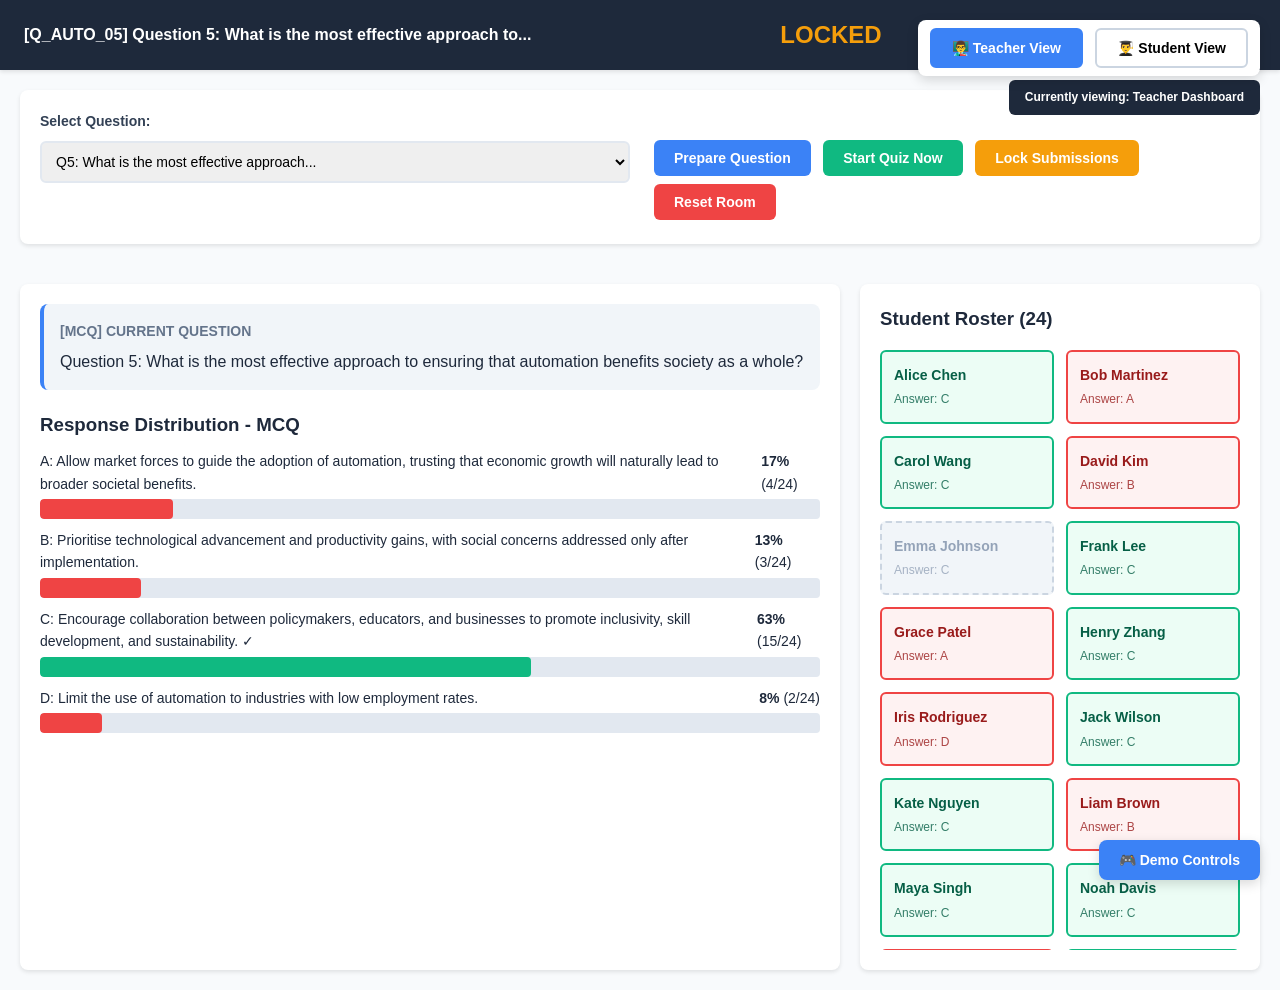
<file: ui_test/teacher_demo.html>
<!DOCTYPE html>
<html lang="en">
<head>
    <meta charset="UTF-8">
    <meta name="viewport" content="width=device-width, initial-scale=1.0">
    <title>Pulse Check - Interactive Demo</title>
    <style>
        * {
            margin: 0;
            padding: 0;
            box-sizing: border-box;
        }

        body {
            font-family: -apple-system, BlinkMacSystemFont, 'Segoe UI', Roboto, 'Helvetica Neue', Arial, sans-serif;
            background-color: #F8FAFC;
            color: #1E293B;
            line-height: 1.6;
        }

        /* View Toggle */
        .view-toggle {
            position: fixed;
            top: 20px;
            right: 20px;
            z-index: 1000;
            background: white;
            padding: 8px;
            border-radius: 8px;
            box-shadow: 0 4px 12px rgba(0,0,0,0.15);
        }

        .toggle-btn {
            padding: 10px 20px;
            border: 2px solid #CBD5E1;
            background: white;
            cursor: pointer;
            font-size: 14px;
            font-weight: 600;
            border-radius: 6px;
            transition: all 0.3s;
            margin: 0 4px;
        }

        .toggle-btn.active {
            background: #3B82F6;
            color: white;
            border-color: #3B82F6;
        }

        .toggle-btn:hover:not(.active) {
            background: #F1F5F9;
        }

        /* View Badge */
        .view-badge {
            position: fixed;
            top: 80px;
            right: 20px;
            z-index: 999;
            background: #1E293B;
            color: white;
            padding: 8px 16px;
            border-radius: 6px;
            font-size: 12px;
            font-weight: 600;
        }

        /* Teacher Dashboard */
        #teacher-dashboard {
            display: block;
        }

        /* Summary Ribbon */
        .summary-ribbon {
            background: #1E293B;
            color: white;
            padding: 16px 24px;
            display: flex;
            justify-content: space-between;
            align-items: center;
            box-shadow: 0 2px 4px rgba(0,0,0,0.1);
        }

        .ribbon-left {
            font-size: 16px;
            font-weight: 600;
        }

        .ribbon-center {
            font-size: 24px;
            font-weight: bold;
            color: #F59E0B;
        }

        .ribbon-right {
            font-size: 16px;
            transition: all 0.3s;
        }

        .ribbon-right.all-submitted {
            background: #10B981;
            padding: 8px 16px;
            border-radius: 6px;
            animation: pulse 2s infinite;
        }

        .ribbon-right strong {
            color: #10B981;
            font-size: 24px;
        }

        @keyframes pulse {
            0%, 100% { transform: scale(1); }
            50% { transform: scale(1.05); }
        }

        /* Main Content */
        .main-content {
            display: flex;
            padding: 20px;
            gap: 20px;
        }

        .left-panel {
            flex: 1;
            background: white;
            padding: 20px;
            border-radius: 8px;
            box-shadow: 0 2px 4px rgba(0,0,0,0.1);
        }

        .right-panel {
            width: 400px;
            background: white;
            padding: 20px;
            border-radius: 8px;
            box-shadow: 0 2px 4px rgba(0,0,0,0.1);
        }

        /* Question Display */
        .question-display {
            background: #F1F5F9;
            padding: 16px;
            border-radius: 8px;
            margin-bottom: 20px;
            border-left: 4px solid #3B82F6;
        }

        .question-type {
            font-size: 14px;
            color: #64748B;
            font-weight: 600;
            margin-bottom: 8px;
        }

        .question-prompt {
            font-size: 16px;
            color: #1E293B;
            line-height: 1.5;
        }

        /* Bar Chart */
        .bar-container {
            margin: 10px 0;
        }

        .bar-label {
            display: flex;
            justify-content: space-between;
            margin-bottom: 4px;
            font-size: 14px;
        }

        .bar-track {
            background: #E2E8F0;
            width: 100%;
            border-radius: 4px;
            height: 20px;
            overflow: hidden;
        }

        .bar-fill {
            height: 100%;
            border-radius: 4px;
            transition: width 0.3s;
        }

        .bar-fill.correct {
            background: #10B981;
        }

        .bar-fill.incorrect {
            background: #EF4444;
        }

        /* Student Cards */
        .student-grid {
            display: grid;
            grid-template-columns: repeat(auto-fill, minmax(160px, 1fr));
            gap: 12px;
            max-height: 600px;
            overflow-y: auto;
        }

        .student-card {
            border-radius: 6px;
            padding: 12px;
            border: 2px solid transparent;
            position: relative;
            transition: all 0.3s;
        }

        .student-card.correct {
            background: #ECFDF5;
            border-color: #10B981;
            color: #065F46;
        }

        .student-card.incorrect {
            background: #FEF2F2;
            border-color: #EF4444;
            color: #991B1B;
        }

        .student-card.disconnected {
            background: #F1F5F9;
            border-style: dashed;
            border-color: #CBD5E1;
            color: #94A3B8;
        }

        .student-name {
            font-weight: 600;
            font-size: 14px;
            margin-bottom: 4px;
        }

        .student-answer {
            font-size: 12px;
            opacity: 0.8;
        }

        .remove-btn {
            position: absolute;
            top: 4px;
            right: 4px;
            background: rgba(0,0,0,0.1);
            border: none;
            border-radius: 50%;
            width: 20px;
            height: 20px;
            cursor: pointer;
            font-size: 14px;
            line-height: 1;
            opacity: 0;
            transition: opacity 0.2s;
        }

        .student-card:hover .remove-btn {
            opacity: 1;
        }

        .remove-btn:hover {
            background: rgba(0,0,0,0.2);
        }

        /* Controls */
        .controls {
            background: white;
            padding: 20px;
            border-radius: 8px;
            box-shadow: 0 2px 4px rgba(0,0,0,0.1);
            margin: 20px;
        }

        .control-group {
            margin-bottom: 16px;
        }

        .control-group label {
            display: block;
            margin-bottom: 8px;
            font-weight: 600;
            font-size: 14px;
            color: #334155;
        }

        .control-group select,
        .control-group input {
            width: 100%;
            padding: 10px;
            border: 2px solid #E2E8F0;
            border-radius: 6px;
            font-size: 14px;
        }

        .btn {
            padding: 10px 20px;
            border: none;
            border-radius: 6px;
            font-size: 14px;
            font-weight: 600;
            cursor: pointer;
            transition: all 0.2s;
            margin: 4px;
        }

        .btn-primary {
            background: #3B82F6;
            color: white;
        }

        .btn-primary:hover {
            background: #2563EB;
        }

        .btn-success {
            background: #10B981;
            color: white;
        }

        .btn-success:hover {
            background: #059669;
        }

        .btn-warning {
            background: #F59E0B;
            color: white;
        }

        .btn-warning:hover {
            background: #D97706;
        }

        .btn-danger {
            background: #EF4444;
            color: white;
        }

        .btn-danger:hover {
            background: #DC2626;
        }

        /* Demo Controls */
        .demo-controls {
            position: fixed;
            bottom: 20px;
            right: 20px;
            background: white;
            padding: 20px;
            border-radius: 8px;
            box-shadow: 0 4px 12px rgba(0,0,0,0.15);
            max-width: 300px;
            z-index: 998;
            display: none;
            transition: all 0.3s;
        }

        .demo-controls.visible {
            display: block;
        }

        .demo-toggle-btn {
            position: fixed;
            bottom: 20px;
            right: 20px;
            background: #3B82F6;
            color: white;
            border: none;
            padding: 12px 20px;
            border-radius: 8px;
            font-size: 14px;
            font-weight: 600;
            cursor: pointer;
            box-shadow: 0 4px 12px rgba(0,0,0,0.15);
            z-index: 997;
            transition: all 0.2s;
        }

        .demo-toggle-btn:hover {
            background: #2563EB;
            transform: translateY(-2px);
        }

        .demo-toggle-btn.hidden {
            display: none;
        }

        .demo-controls h4 {
            margin-bottom: 16px;
            color: #1E293B;
        }

        .demo-controls .btn {
            width: 100%;
            margin: 4px 0;
        }

        .demo-section {
            margin-bottom: 16px;
            padding-bottom: 16px;
            border-bottom: 1px solid #E2E8F0;
        }

        .demo-section:last-child {
            border-bottom: none;
            padding-bottom: 0;
            margin-bottom: 0;
        }

        .demo-section p {
            font-size: 12px;
            color: #64748B;
            margin-bottom: 8px;
        }

        /* Student Viewport */
        #student-viewport {
            display: none;
            min-height: 100vh;
        }

        .student-header {
            background: #1E293B;
            color: white;
            padding: 16px 24px;
            display: flex;
            justify-content: space-between;
            align-items: center;
        }

        .header-left {
            display: flex;
            align-items: center;
            gap: 16px;
        }

        .room-badge {
            background: #3B82F6;
            padding: 4px 12px;
            border-radius: 4px;
            font-size: 12px;
        }

        .header-right {
            display: flex;
            align-items: center;
            gap: 8px;
        }

        .connection-dot {
            width: 12px;
            height: 12px;
            border-radius: 50%;
            background: #10B981;
            animation: blink 2s infinite;
        }

        @keyframes blink {
            0%, 100% { opacity: 1; }
            50% { opacity: 0.5; }
        }

        #student-content {
            max-width: 800px;
            margin: 40px auto;
            padding: 0 20px;
        }

        .state-card {
            background: white;
            padding: 40px;
            border-radius: 12px;
            box-shadow: 0 4px 6px rgba(0,0,0,0.1);
        }

        .video-container {
            position: relative;
            padding-bottom: 56.25%;
            height: 0;
            margin-bottom: 20px;
            border-radius: 8px;
            overflow: hidden;
        }

        .video-container iframe {
            position: absolute;
            top: 0;
            left: 0;
            width: 100%;
            height: 100%;
        }

        /* MCQ Options */
        .mcq-options {
            margin: 20px 0;
        }

        .mcq-option {
            display: block;
            padding: 16px;
            margin: 12px 0;
            border: 2px solid #E2E8F0;
            border-radius: 8px;
            cursor: pointer;
            transition: all 0.2s;
            background: white;
        }

        .mcq-option:hover {
            border-color: #3B82F6;
            background: #F0F9FF;
        }

        .mcq-option.selected {
            border-color: #3B82F6;
            background: #EFF6FF;
        }

        .mcq-option input[type="radio"] {
            margin-right: 12px;
        }

        .mcq-option span {
            font-size: 16px;
        }

        /* Responsive */
        @media (max-width: 768px) {
            .main-content {
                flex-direction: column;
            }

            .right-panel {
                width: 100%;
            }

            .student-grid {
                grid-template-columns: repeat(auto-fill, minmax(140px, 1fr));
            }
        }
    </style>
</head>
<body>
    <!-- View Toggle -->
    <div class="view-toggle">
        <button class="toggle-btn active" onclick="switchView('teacher')">
            👨‍🏫 Teacher View
        </button>
        <button class="toggle-btn" onclick="switchView('student')">
            👨‍🎓 Student View
        </button>
    </div>

    <!-- View Badge -->
    <div class="view-badge">
        Currently viewing: <strong id="view-label">Teacher Dashboard</strong>
    </div>

    <!-- Teacher Dashboard -->
    <div id="teacher-dashboard">
        <!-- Summary Ribbon -->
        <div class="summary-ribbon">
            <div class="ribbon-left" id="ribbon-left">
                [Q5] Question 5: What is the most effective approach...
            </div>
            <div class="ribbon-center" id="ribbon-center">
                LOCKED
            </div>
            <div class="ribbon-right" id="ribbon-right">
                <span id="ribbon-sub">24</span> / <span id="ribbon-tot">24</span> Submitted
            </div>
        </div>

        <!-- Controls -->
        <div class="controls">
            <div style="display: flex; gap: 20px; flex-wrap: wrap;">
                <div class="control-group" style="flex: 1; min-width: 200px;">
                    <label>Select Question:</label>
                    <select id="question-select" onchange="selectQuestion()">
                        <option value="q_auto_05">Q5: What is the most effective approach...</option>
                        <option value="q_auto_06">Q6: A real estate agency wants to build...</option>
                        <option value="q_auto_11">Q11: Increased automation in the workplace...</option>
                    </select>
                </div>
                <div style="flex: 1; min-width: 200px;">
                    <label>&nbsp;</label>
                    <div>
                        <button class="btn btn-primary" onclick="prepareQuestion()">Prepare Question</button>
                        <button class="btn btn-success" onclick="startQuiz()">Start Quiz Now</button>
                        <button class="btn btn-warning" onclick="lockSubmissions()">Lock Submissions</button>
                        <button class="btn btn-danger" onclick="resetRoom()">Reset Room</button>
                    </div>
                </div>
            </div>
        </div>

        <!-- Main Content -->
        <div class="main-content">
            <!-- Left Panel: Distribution -->
            <div class="left-panel">
                <div id="distribution-view">
                    <!-- Question Display -->
                    <div class="question-display">
                        <div class="question-type">[MCQ] CURRENT QUESTION</div>
                        <div class="question-prompt" id="question-prompt">
                            Question 5: What is the most effective approach to ensuring that automation benefits society as a whole?
                        </div>
                    </div>

                    <h3>Response Distribution - MCQ</h3>
                    <div id="distribution-bars">
                        <!-- Bars will be rendered here -->
                    </div>
                </div>
            </div>

            <!-- Right Panel: Student Roster -->
            <div class="right-panel">
                <h3 style="margin-bottom: 16px;">Student Roster (<span id="student-count">24</span>)</h3>
                <div class="student-grid" id="student-grid">
                    <!-- Student cards will be rendered here -->
                </div>
            </div>
        </div>
    </div>

    <!-- Student Viewport -->
    <div id="student-viewport">
        <!-- Student Header -->
        <div class="student-header">
            <div class="header-left">
                <strong>Demo Student</strong>
                <span class="room-badge">Room: DEMO</span>
            </div>
            <div class="header-right">
                <span class="connection-dot"></span>
                <span>Connected</span>
            </div>
        </div>

        <!-- Student Content -->
        <div id="student-content">
            <!-- Content will be rendered based on state -->
        </div>
    </div>

    <!-- Demo Toggle Button -->
    <button class="demo-toggle-btn" onclick="toggleDemoControls()">🎮 Demo Controls</button>

    <!-- Demo Controls -->
    <div class="demo-controls">
        <div style="display: flex; justify-content: space-between; align-items: center; margin-bottom: 16px;">
            <h4 style="margin: 0;">Demo Controls</h4>
            <button onclick="toggleDemoControls()" style="background: none; border: none; font-size: 24px; cursor: pointer; color: #64748B; line-height: 1;" title="Close">×</button>
        </div>
        
        <div class="demo-section">
            <p>Student Management:</p>
            <button class="btn btn-primary" onclick="addRandomStudent()">➕ Add Random Student</button>
            <button class="btn btn-danger" onclick="removeRandomStudent()">➖ Remove Random Student</button>
            <button class="btn btn-success" onclick="simulateSubmission()">⚡ Simulate All Submit</button>
        </div>

        <div class="demo-section">
            <p>Force State:</p>
            <button class="btn" style="background: #64748B; color: white; font-size: 12px;" onclick="forceState('WAITING')">Set WAITING</button>
            <button class="btn" style="background: #3B82F6; color: white; font-size: 12px;" onclick="forceState('ACTIVE')">Set ACTIVE</button>
            <button class="btn" style="background: #10B981; color: white; font-size: 12px;" onclick="forceState('LOCKED')">Set LOCKED</button>
        </div>

        <button class="btn btn-danger" onclick="resetDemo()">🔄 Reset Demo</button>
    </div>

    <script>
        // Mock Data
        const mockQuestions = [
            {
                question_id: 'q_auto_05',
                type: 'MCQ',
                prompt: 'Question 5: What is the most effective approach to ensuring that automation benefits society as a whole?',
                options: 'A: Allow market forces to guide the adoption of automation, trusting that economic growth will naturally lead to broader societal benefits.|B: Prioritise technological advancement and productivity gains, with social concerns addressed only after implementation.|C: Encourage collaboration between policymakers, educators, and businesses to promote inclusivity, skill development, and sustainability.|D: Limit the use of automation to industries with low employment rates.',
                correct_answer: 'C',
                video_url: 'https://youtu.be/v6fNh1AxZ-M'
            },
            {
                question_id: 'q_auto_06',
                type: 'MCQ',
                prompt: 'Question 6: A real estate agency wants to build a model to predict whether a house is likely to be sold within 60 days based on features such as its price, location score, number of bedrooms, and age. Which regression model is most appropriate, and why?',
                options: 'A: Linear regression, because it can handle multiple input features and will predict the number of days it takes to sell the house.|B: Polynomial regression, because housing data often involves curved relationships between price and location.|C: Logistic regression, because the goal is to classify whether a house will be sold within a specific time frame.|D: Polynomial regression, because the number of bedrooms and age of the house are discrete variables requiring non-linear models.',
                correct_answer: 'C',
                video_url: 'https://youtu.be/LDdrLWiJJxc'
            },
            {
                question_id: 'q_auto_11',
                type: 'MCQ',
                prompt: 'Question 11: Increased automation in the workplace typically leads to which of the following coordinated sets of socioeconomic impacts?',
                options: 'A: Greater job satisfaction for manual labourers and increased systemic access to public transport systems.|B: Reduced demand for certain low-skilled jobs, improved safety in high-risk environments, lowered industrial labor costs, and a heightened necessity for worker reskilling.|C: Decreased energy consumption from all modern industries paired with highly diversified cultural representation in media.|D: Total elimination of operational workplace vulnerabilities without any shifts in labor requirements or retraining costs.',
                correct_answer: 'B',
                video_url: 'https://youtu.be/LDdrLWiJJxc'
            }
        ];

        let mockStudents = [
            { name: 'Alice Chen', answer: 'C', is_correct: true, connected: true },
            { name: 'Bob Martinez', answer: 'A', is_correct: false, connected: true },
            { name: 'Carol Wang', answer: 'C', is_correct: true, connected: true },
            { name: 'David Kim', answer: 'B', is_correct: false, connected: true },
            { name: 'Emma Johnson', answer: 'C', is_correct: true, connected: false },
            { name: 'Frank Lee', answer: 'C', is_correct: true, connected: true },
            { name: 'Grace Patel', answer: 'A', is_correct: false, connected: true },
            { name: 'Henry Zhang', answer: 'C', is_correct: true, connected: true },
            { name: 'Iris Rodriguez', answer: 'D', is_correct: false, connected: true },
            { name: 'Jack Wilson', answer: 'C', is_correct: true, connected: true },
            { name: 'Kate Nguyen', answer: 'C', is_correct: true, connected: true },
            { name: 'Liam Brown', answer: 'B', is_correct: false, connected: true },
            { name: 'Maya Singh', answer: 'C', is_correct: true, connected: true },
            { name: 'Noah Davis', answer: 'C', is_correct: true, connected: true },
            { name: 'Olivia Taylor', answer: 'A', is_correct: false, connected: true },
            { name: 'Peter Anderson', answer: 'C', is_correct: true, connected: true },
            { name: 'Quinn Murphy', answer: 'C', is_correct: true, connected: true },
            { name: 'Rachel Cohen', answer: 'D', is_correct: false, connected: true },
            { name: 'Sam Thompson', answer: 'C', is_correct: true, connected: true },
            { name: 'Tara Williams', answer: 'C', is_correct: true, connected: true },
            { name: 'Uma Sharma', answer: 'B', is_correct: false, connected: true },
            { name: 'Victor Garcia', answer: 'C', is_correct: true, connected: true },
            { name: 'Wendy Liu', answer: 'A', is_correct: false, connected: true },
            { name: 'Xavier Jones', answer: 'C', is_correct: true, connected: false }
        ];

        let mockRoomState = {
            state: 'LOCKED',
            current_q: 'q_auto_05',
            show_responses: true
        };

        let currentView = 'teacher';
        let studentState = 'LOCKED';
        let demoStudentAnswer = null;

        // Initialize
        updateTeacherUI();

        // View Switching
        function switchView(view) {
            currentView = view;
            
            document.querySelectorAll('.toggle-btn').forEach(btn => {
                btn.classList.remove('active');
            });
            event.target.classList.add('active');
            
            if (view === 'teacher') {
                showTeacherView();
            } else {
                showStudentView();
            }
        }

        function showTeacherView() {
            document.getElementById('teacher-dashboard').style.display = 'block';
            document.getElementById('student-viewport').style.display = 'none';
            document.querySelector('.demo-toggle-btn').classList.remove('hidden');
            document.getElementById('view-label').textContent = 'Teacher Dashboard';
        }

        function showStudentView() {
            document.getElementById('teacher-dashboard').style.display = 'none';
            document.getElementById('student-viewport').style.display = 'block';
            document.querySelector('.demo-controls').classList.remove('visible');
            document.querySelector('.demo-toggle-btn').classList.add('hidden');
            document.getElementById('view-label').textContent = 'Student Experience';
            renderStudentState(studentState);
        }

        function toggleDemoControls() {
            const controls = document.querySelector('.demo-controls');
            controls.classList.toggle('visible');
        }

        // Teacher UI Updates
        function updateTeacherUI() {
            const currentQ = mockQuestions.find(q => q.question_id === mockRoomState.current_q);
            
            // Update ribbon
            document.getElementById('ribbon-left').textContent = `[${currentQ.question_id.toUpperCase()}] ${currentQ.prompt.substring(0, 50)}...`;
            document.getElementById('ribbon-center').textContent = mockRoomState.state;
            document.getElementById('ribbon-sub').textContent = mockStudents.length;
            document.getElementById('ribbon-tot').textContent = mockStudents.length;
            
            // Check if all submitted
            const ribbonRight = document.getElementById('ribbon-right');
            if (mockStudents.length >= 24 && mockRoomState.state === 'ACTIVE') {
                ribbonRight.classList.add('all-submitted');
                ribbonRight.innerHTML = '✓ ALL SUBMITTED - Ready to lock';
            } else {
                ribbonRight.classList.remove('all-submitted');
                ribbonRight.innerHTML = `<span id="ribbon-sub">${mockStudents.length}</span> / <span id="ribbon-tot">${mockStudents.length}</span> Submitted`;
            }
            
            // Update question display
            document.getElementById('question-prompt').textContent = currentQ.prompt;
            
            // Update distribution
            renderDistribution();
            
            // Update student roster
            renderStudentRoster();
            
            // Update student count
            document.getElementById('student-count').textContent = mockStudents.length;
        }

        function renderDistribution() {
            const currentQ = mockQuestions.find(q => q.question_id === mockRoomState.current_q);
            const stats = calculateDistribution();
            const total = mockStudents.length;
            
            let html = '';
            const options = currentQ.options.split('|');
            
            options.forEach(opt => {
                const optVal = opt.split(':')[0].trim();
                const count = stats[optVal] || 0;
                const pct = total > 0 ? Math.round((count / total) * 100) : 0;
                const isCorrect = optVal === currentQ.correct_answer;
                const fillClass = isCorrect ? 'correct' : 'incorrect';
                const labelSuffix = isCorrect ? ' ✓' : '';
                
                html += `
                    <div class="bar-container">
                        <div class="bar-label">
                            <span>${opt}${labelSuffix}</span>
                            <span><strong>${pct}%</strong> (${count}/${total})</span>
                        </div>
                        <div class="bar-track">
                            <div class="bar-fill ${fillClass}" style="width: ${pct}%;"></div>
                        </div>
                    </div>
                `;
            });
            
            document.getElementById('distribution-bars').innerHTML = html;
        }

        function calculateDistribution() {
            const stats = {};
            mockStudents.forEach(student => {
                stats[student.answer] = (stats[student.answer] || 0) + 1;
            });
            return stats;
        }

        function renderStudentRoster() {
            const grid = document.getElementById('student-grid');
            let html = '';
            
            mockStudents.forEach((student, index) => {
                const cardClass = student.connected 
                    ? (student.is_correct ? 'correct' : 'incorrect')
                    : 'disconnected';
                
                html += `
                    <div class="student-card ${cardClass}">
                        <button class="remove-btn" onclick="removeStudent(${index})">×</button>
                        <div class="student-name">${student.name}</div>
                        <div class="student-answer">Answer: ${student.answer}</div>
                    </div>
                `;
            });
            
            grid.innerHTML = html;
        }

        // Student UI Rendering
        function renderStudentState(state) {
            const viewport = document.getElementById('student-content');
            const currentQ = mockQuestions.find(q => q.question_id === mockRoomState.current_q);
            
            if (state === 'WAITING') {
                if (currentQ && currentQ.video_url) {
                    const videoId = extractYouTubeId(currentQ.video_url);
                    viewport.innerHTML = `
                        <div class="state-card">
                            <h3 style="margin-bottom: 20px; color: #64748B;">State: WAITING</h3>
                            <div class="video-container">
                                <iframe 
                                    src="https://www.youtube.com/embed/${videoId}?autoplay=1&rel=0" 
                                    frameborder="0" 
                                    allow="accelerometer; autoplay; clipboard-write; encrypted-media; gyroscope; picture-in-picture" 
                                    allowfullscreen>
                                </iframe>
                            </div>
                            <p style="text-align: center; color: #64748B; font-size: 16px;">
                                The question will appear when the teacher starts the quiz
                            </p>
                        </div>
                    `;
                } else {
                    viewport.innerHTML = `
                        <div class="state-card" style="text-align: center; padding: 60px 40px;">
                            <h2 style="font-size: 48px; margin-bottom: 20px;">👀</h2>
                            <h3 style="color: #1E293B; margin-bottom: 16px;">Eyes on Teacher</h3>
                            <p style="color: #64748B; font-size: 16px;">
                                Listen to the presentation and engage with the instructor.
                            </p>
                        </div>
                    `;
                }
            } else if (state === 'ACTIVE') {
                renderActiveState(viewport, currentQ);
            } else if (state === 'LOCKED') {
                renderLockedState(viewport);
            }
        }

        function renderActiveState(viewport, question) {
            const options = question.options.split('|');
            let optionsHTML = options.map(opt => {
                const optVal = opt.split(':')[0].trim();
                return `
                    <label class="mcq-option" onclick="selectStudentAnswer('${optVal}')">
                        <input type="radio" name="demo-answer" value="${optVal}">
                        <span>${opt}</span>
                    </label>
                `;
            }).join('');
            
            viewport.innerHTML = `
                <div class="state-card">
                    <h3 style="margin-bottom: 20px; color: #64748B;">State: ACTIVE</h3>
                    <div style="background: #F8FAFC; padding: 20px; border-radius: 8px; margin-bottom: 20px;">
                        <p style="font-size: 16px; line-height: 1.6; color: #1E293B;">${question.prompt}</p>
                    </div>
                    <div class="mcq-options">
                        ${optionsHTML}
                    </div>
                    <button id="student-submit-btn" class="btn btn-primary" onclick="submitStudentAnswer()" style="width: 100%; margin-top: 20px;">
                        Submit Answer
                    </button>
                </div>
            `;
        }

        function renderLockedState(viewport) {
            let html = `
                <div class="state-card" style="text-align: center; padding: 40px;">
                    <h2 style="font-size: 36px; margin-bottom: 16px;">⏱️</h2>
                    <h3 style="color: #1E293B; margin-bottom: 12px;">Time's Up</h3>
                    <p style="color: #64748B; font-size: 16px;">
                        Awaiting feedback from teacher...
                    </p>
                </div>
            `;
            
            if (mockRoomState.show_responses) {
                html += `
                    <div style="background: white; margin-top: 30px; padding: 20px; border-radius: 12px; box-shadow: 0 4px 6px rgba(0,0,0,0.1);">
                        <h3 style="margin-bottom: 20px; color: #1E293B;">Response Distribution</h3>
                        ${renderStudentDistribution()}
                    </div>
                `;
            }
            
            viewport.innerHTML = html;
        }

        function renderStudentDistribution() {
            const currentQ = mockQuestions.find(q => q.question_id === mockRoomState.current_q);
            const stats = calculateDistribution();
            const total = mockStudents.length;
            
            let html = '';
            const options = currentQ.options.split('|');
            
            options.forEach(opt => {
                const optVal = opt.split(':')[0].trim();
                const count = stats[optVal] || 0;
                const pct = total > 0 ? Math.round((count / total) * 100) : 0;
                const isCorrect = optVal === currentQ.correct_answer;
                const fillColor = isCorrect ? '#10B981' : '#EF4444';
                const labelSuffix = isCorrect ? ' ✓' : '';
                
                html += `
                    <div class="bar-container">
                        <div class="bar-label">
                            <span>${opt}${labelSuffix}</span>
                            <span><strong>${pct}%</strong> (${count}/${total})</span>
                        </div>
                        <div class="bar-track">
                            <div style="width: ${pct}%; height: 100%; border-radius: 4px; background: ${fillColor};"></div>
                        </div>
                    </div>
                `;
            });
            
            return html;
        }

        function extractYouTubeId(url) {
            if (url.includes('youtu.be/')) {
                return url.split('youtu.be/')[1].split('?')[0];
            }
            if (url.includes('watch?v=')) {
                return url.split('watch?v=')[1].split('&')[0];
            }
            if (url.includes('embed/')) {
                return url.split('embed/')[1].split('?')[0];
            }
            return '';
        }

        // Student Interactions
        function selectStudentAnswer(option) {
            demoStudentAnswer = option;
            document.querySelectorAll('.mcq-option').forEach(opt => {
                opt.classList.remove('selected');
            });
            event.target.closest('.mcq-option').classList.add('selected');
        }

        function submitStudentAnswer() {
            if (!demoStudentAnswer) {
                alert('Please select an answer');
                return;
            }
            
            const currentQ = mockQuestions.find(q => q.question_id === mockRoomState.current_q);
            const isCorrect = demoStudentAnswer === currentQ.correct_answer;
            
            // Remove existing demo student if present
            mockStudents = mockStudents.filter(s => s.name !== 'Demo Student');
            
            // Add new demo student
            mockStudents.push({
                name: 'Demo Student',
                answer: demoStudentAnswer,
                is_correct: isCorrect,
                connected: true
            });
            
            alert(`Answer "${demoStudentAnswer}" submitted!`);
            
            document.getElementById('student-submit-btn').disabled = true;
            document.getElementById('student-submit-btn').textContent = '✅ Answer Submitted';
            
            updateTeacherUI();
        }

        // Teacher Controls
        function selectQuestion() {
            const select = document.getElementById('question-select');
            mockRoomState.current_q = select.value;
            updateTeacherUI();
            if (currentView === 'student') {
                renderStudentState(studentState);
            }
        }

        function prepareQuestion() {
            mockRoomState.state = 'WAITING';
            mockRoomState.show_responses = false;
            studentState = 'WAITING';
            demoStudentAnswer = null;
            
            updateTeacherUI();
            if (currentView === 'student') {
                renderStudentState('WAITING');
            }
            
            console.log('Question prepared');
        }

        function startQuiz() {
            mockRoomState.state = 'ACTIVE';
            studentState = 'ACTIVE';
            
            updateTeacherUI();
            if (currentView === 'student') {
                renderStudentState('ACTIVE');
            }
            
            console.log('Quiz started');
        }

        function lockSubmissions() {
            mockRoomState.state = 'LOCKED';
            mockRoomState.show_responses = true;
            studentState = 'LOCKED';
            
            updateTeacherUI();
            if (currentView === 'student') {
                renderStudentState('LOCKED');
            }
            
            console.log('Submissions locked');
        }

        function resetRoom() {
            mockRoomState.state = 'WAITING';
            mockRoomState.show_responses = false;
            studentState = 'WAITING';
            demoStudentAnswer = null;
            
            updateTeacherUI();
            if (currentView === 'student') {
                renderStudentState('WAITING');
            }
            
            console.log('Room reset');
        }

        // Demo Controls
        function addRandomStudent() {
            const names = ['Zoe Parker', 'Alex Turner', 'Jordan Smith', 'Casey Lee', 'Morgan Davis', 'Riley Brown', 'Taylor White', 'Jamie Green'];
            const options = ['A', 'B', 'C', 'D'];
            const currentQ = mockQuestions.find(q => q.question_id === mockRoomState.current_q);
            
            const randomName = names[Math.floor(Math.random() * names.length)] + ' ' + Math.floor(Math.random() * 100);
            const randomAnswer = options[Math.floor(Math.random() * options.length)];
            const isCorrect = randomAnswer === currentQ.correct_answer;
            
            mockStudents.push({
                name: randomName,
                answer: randomAnswer,
                is_correct: isCorrect,
                connected: true
            });
            
            updateTeacherUI();
        }

        function removeRandomStudent() {
            if (mockStudents.length > 0) {
                const randomIndex = Math.floor(Math.random() * mockStudents.length);
                mockStudents.splice(randomIndex, 1);
                updateTeacherUI();
            }
        }

        function removeStudent(index) {
            mockStudents.splice(index, 1);
            updateTeacherUI();
        }

        function simulateSubmission() {
            // Generate 24 random students
            mockStudents = [];
            const names = [
                'Alice Chen', 'Bob Martinez', 'Carol Wang', 'David Kim',
                'Emma Johnson', 'Frank Lee', 'Grace Patel', 'Henry Zhang',
                'Iris Rodriguez', 'Jack Wilson', 'Kate Nguyen', 'Liam Brown',
                'Maya Singh', 'Noah Davis', 'Olivia Taylor', 'Peter Anderson',
                'Quinn Murphy', 'Rachel Cohen', 'Sam Thompson', 'Tara Williams',
                'Uma Sharma', 'Victor Garcia', 'Wendy Liu', 'Xavier Jones'
            ];
            
            const currentQ = mockQuestions.find(q => q.question_id === mockRoomState.current_q);
            const options = ['A', 'B', 'C', 'D'];
            
            names.forEach(name => {
                // 65% chance of correct answer
                let answer;
                if (Math.random() < 0.65) {
                    answer = currentQ.correct_answer;
                } else {
                    const wrongOptions = options.filter(o => o !== currentQ.correct_answer);
                    answer = wrongOptions[Math.floor(Math.random() * wrongOptions.length)];
                }
                
                mockStudents.push({
                    name: name,
                    answer: answer,
                    is_correct: answer === currentQ.correct_answer,
                    connected: Math.random() > 0.1 // 90% connected
                });
            });
            
            updateTeacherUI();
        }

        function forceState(state) {
            mockRoomState.state = state;
            studentState = state;
            
            updateTeacherUI();
            if (currentView === 'student') {
                renderStudentState(state);
            }
        }

        function resetDemo() {
            mockRoomState.state = 'WAITING';
            mockRoomState.current_q = 'q_auto_05';
            mockRoomState.show_responses = false;
            mockStudents = [];
            studentState = 'WAITING';
            demoStudentAnswer = null;
            
            document.getElementById('question-select').value = 'q_auto_05';
            
            updateTeacherUI();
            if (currentView === 'student') {
                renderStudentState('WAITING');
            }
            
            console.log('Demo reset');
        }
    </script>
</body>
</html>
</file>
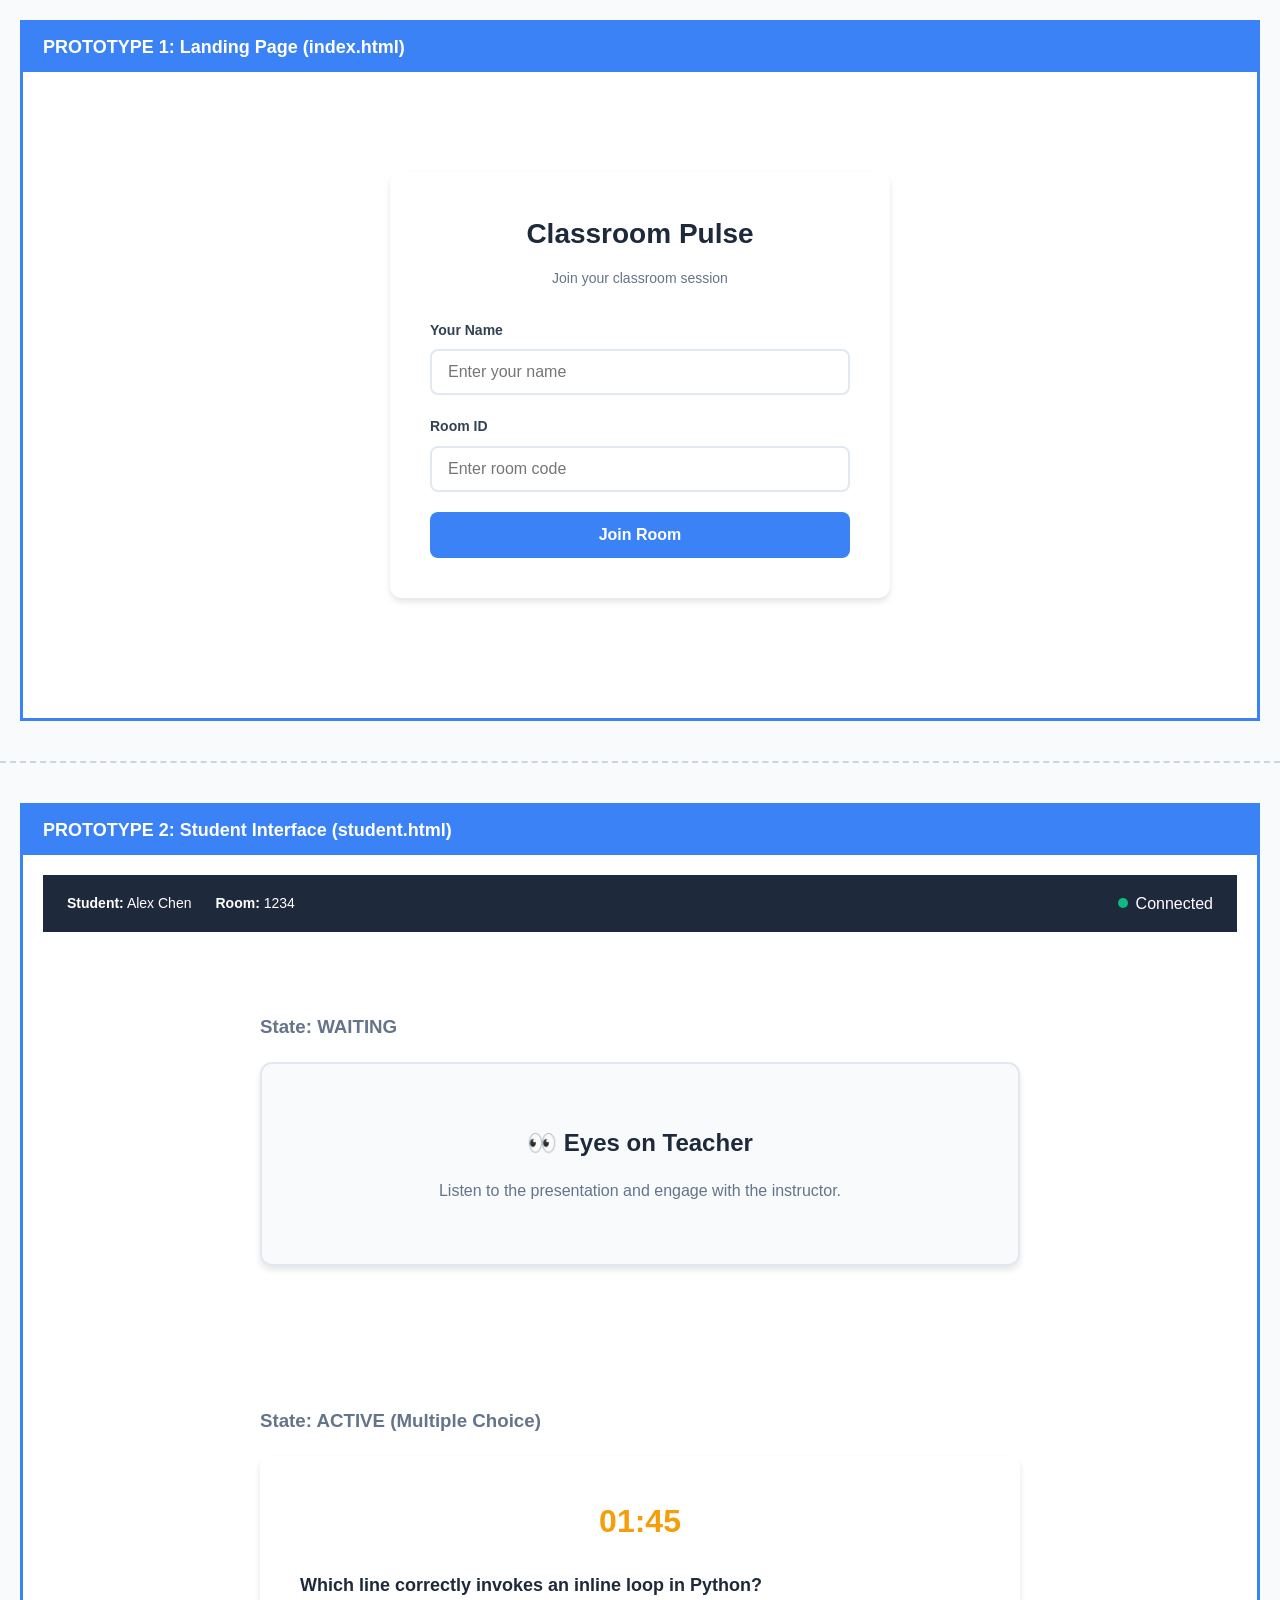
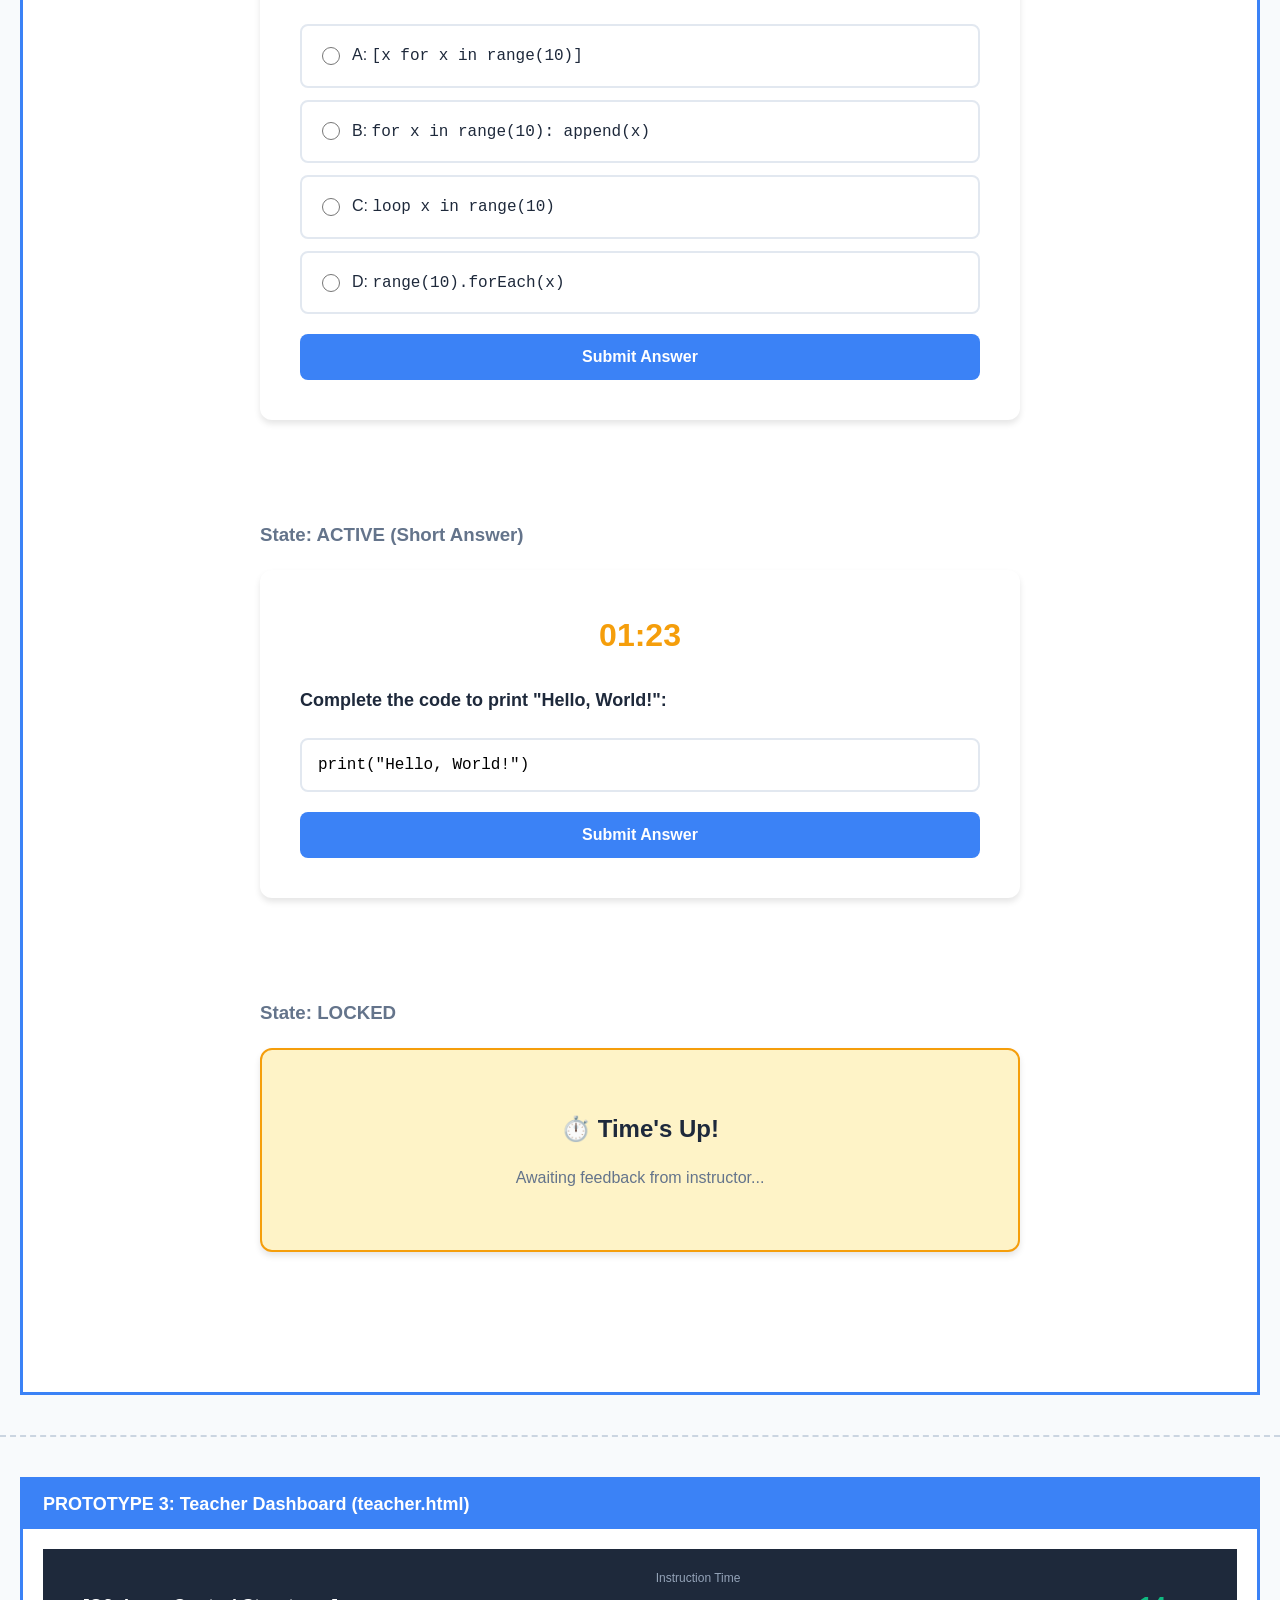
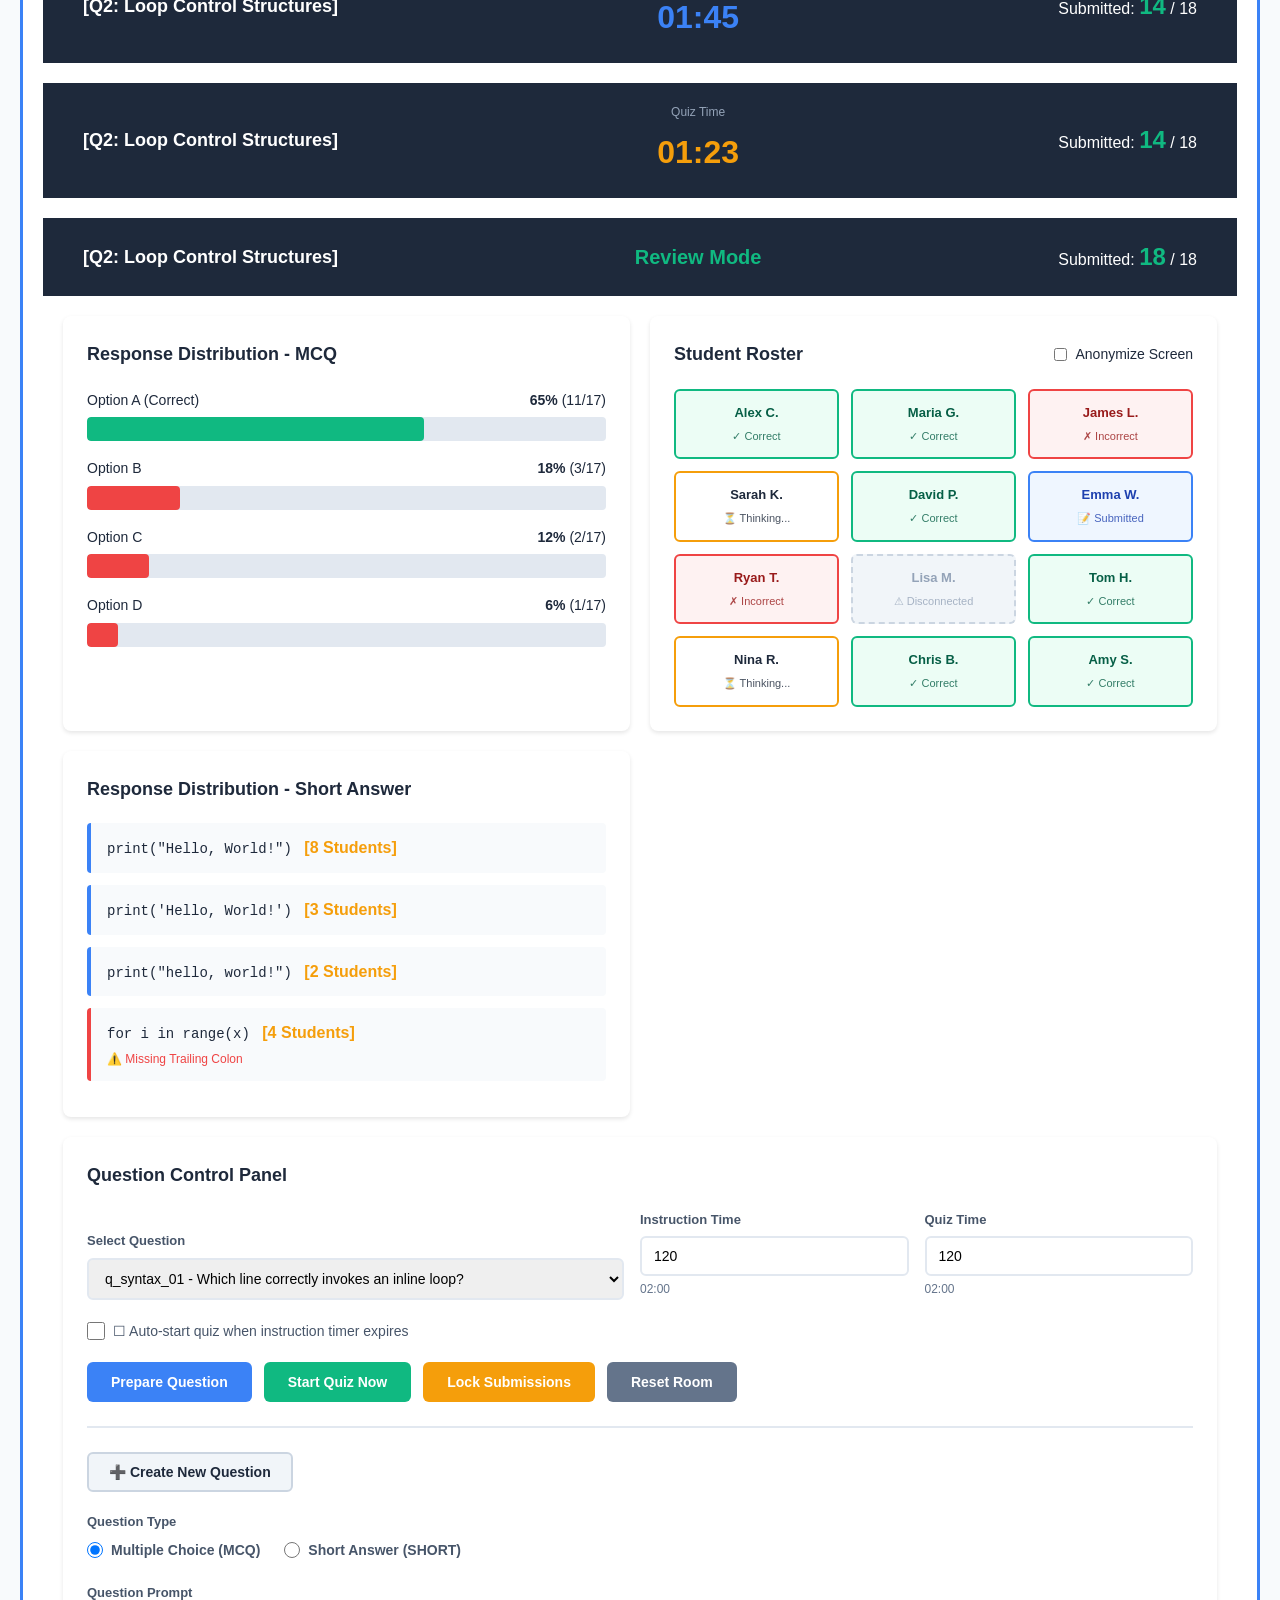
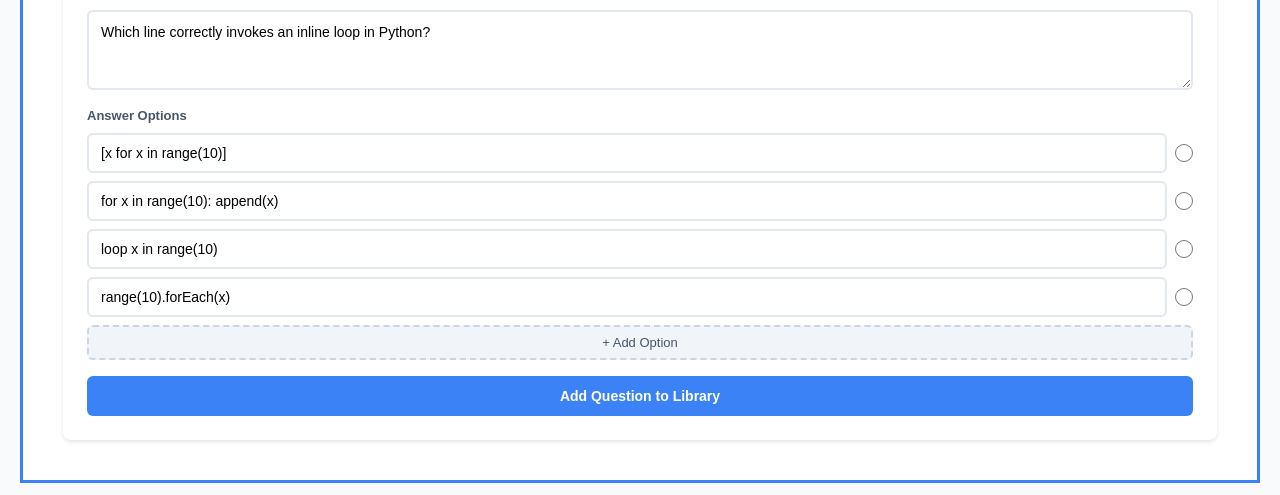
<file: ui_test/UI_TEST.html>
<!DOCTYPE html>
<html lang="en">
<head>
    <meta charset="UTF-8">
    <meta name="viewport" content="width=device-width, initial-scale=1.0">
    <title>Micro-Chunking Classroom Feedback - UI Prototypes</title>
    <style>
        * {
            margin: 0;
            padding: 0;
            box-sizing: border-box;
        }

        body {
            font-family: -apple-system, BlinkMacSystemFont, 'Segoe UI', Roboto, 'Helvetica Neue', Arial, sans-serif;
            background-color: #F8FAFC;
            color: #1E293B;
            line-height: 1.6;
        }

        .prototype-section {
            border: 3px solid #3B82F6;
            margin: 20px;
            padding: 20px;
            background: white;
        }

        .prototype-section h1 {
            background: #3B82F6;
            color: white;
            padding: 10px 20px;
            margin: -20px -20px 20px -20px;
            font-size: 18px;
        }

        hr {
            margin: 40px 0;
            border: none;
            border-top: 2px dashed #CBD5E1;
        }

        /* ===== LANDING PAGE STYLES ===== */
        .landing-container {
            max-width: 500px;
            margin: 100px auto;
            padding: 40px;
            background: white;
            border-radius: 12px;
            box-shadow: 0 4px 6px rgba(0, 0, 0, 0.1);
        }

        .landing-container h2 {
            text-align: center;
            color: #1E293B;
            margin-bottom: 10px;
            font-size: 28px;
        }

        .landing-container p {
            text-align: center;
            color: #64748B;
            margin-bottom: 30px;
            font-size: 14px;
        }

        .form-group {
            margin-bottom: 20px;
        }

        .form-group label {
            display: block;
            margin-bottom: 8px;
            font-weight: 600;
            color: #334155;
            font-size: 14px;
        }

        .form-group input {
            width: 100%;
            padding: 12px 16px;
            border: 2px solid #E2E8F0;
            border-radius: 8px;
            font-size: 16px;
            transition: border-color 0.2s;
        }

        .form-group input:focus {
            outline: none;
            border-color: #3B82F6;
        }

        .btn-primary {
            width: 100%;
            padding: 14px;
            background: #3B82F6;
            color: white;
            border: none;
            border-radius: 8px;
            font-size: 16px;
            font-weight: 600;
            cursor: pointer;
            transition: background 0.2s;
        }

        .btn-primary:hover {
            background: #2563EB;
        }

        /* ===== STUDENT INTERFACE STYLES ===== */
        .student-header {
            background: #1E293B;
            color: white;
            padding: 16px 24px;
            display: flex;
            justify-content: space-between;
            align-items: center;
        }

        .student-info {
            display: flex;
            gap: 24px;
            align-items: center;
        }

        .student-info span {
            font-size: 14px;
        }

        .student-info strong {
            font-weight: 600;
        }

        .connection-indicator {
            display: flex;
            align-items: center;
            gap: 8px;
        }

        .status-dot {
            width: 10px;
            height: 10px;
            border-radius: 50%;
            background: #10B981;
            animation: pulse 2s infinite;
        }

        @keyframes pulse {
            0%, 100% { opacity: 1; }
            50% { opacity: 0.5; }
        }

        .viewport {
            max-width: 800px;
            margin: 60px auto;
            padding: 20px;
        }

        .state-card {
            background: white;
            border-radius: 12px;
            padding: 60px 40px;
            text-align: center;
            box-shadow: 0 4px 6px rgba(0, 0, 0, 0.1);
            margin-bottom: 40px;
        }

        .state-card.waiting {
            background: #F8FAFC;
            border: 2px solid #E2E8F0;
        }

        .state-card h3 {
            font-size: 24px;
            margin-bottom: 16px;
            color: #1E293B;
        }

        .state-card p {
            color: #64748B;
            font-size: 16px;
        }

        .question-container {
            background: white;
            border-radius: 12px;
            padding: 40px;
            box-shadow: 0 4px 6px rgba(0, 0, 0, 0.1);
        }

        .question-prompt {
            font-size: 18px;
            font-weight: 600;
            margin-bottom: 24px;
            color: #1E293B;
            line-height: 1.6;
        }

        .question-prompt code {
            background: #F1F5F9;
            padding: 2px 8px;
            border-radius: 4px;
            font-family: 'Courier New', monospace;
            font-size: 16px;
        }

        .mcq-options {
            display: flex;
            flex-direction: column;
            gap: 12px;
        }

        .mcq-option {
            padding: 16px 20px;
            border: 2px solid #E2E8F0;
            border-radius: 8px;
            cursor: pointer;
            transition: all 0.2s;
            min-height: 48px;
            display: flex;
            align-items: center;
            font-size: 16px;
        }

        .mcq-option:hover {
            border-color: #3B82F6;
            background: #EFF6FF;
        }

        .mcq-option input[type="radio"] {
            margin-right: 12px;
            width: 18px;
            height: 18px;
        }

        .short-answer-input {
            width: 100%;
            padding: 16px;
            border: 2px solid #E2E8F0;
            border-radius: 8px;
            font-size: 16px;
            font-family: 'Courier New', monospace;
            margin-bottom: 20px;
        }

        .short-answer-input:focus {
            outline: none;
            border-color: #3B82F6;
        }

        .timer-display {
            text-align: center;
            margin-bottom: 24px;
            font-size: 32px;
            font-weight: bold;
            color: #F59E0B;
        }

        /* ===== TEACHER DASHBOARD STYLES ===== */
        .teacher-ribbon {
            background: #1E293B;
            color: white;
            padding: 20px 40px;
            display: flex;
            justify-content: space-between;
            align-items: center;
        }

        .ribbon-left {
            font-size: 18px;
            font-weight: 600;
        }

        .ribbon-center {
            display: flex;
            flex-direction: column;
            align-items: center;
        }

        .ribbon-center .timer-label {
            font-size: 12px;
            color: #94A3B8;
            margin-bottom: 4px;
        }

        .ribbon-center .timer {
            font-size: 32px;
            font-weight: bold;
        }

        .ribbon-center .timer.instruction {
            color: #3B82F6;
        }

        .ribbon-center .timer.quiz {
            color: #F59E0B;
        }

        .ribbon-center .timer.review {
            color: #10B981;
            font-size: 20px;
        }

        .ribbon-right {
            font-size: 16px;
        }

        .ribbon-right strong {
            color: #10B981;
            font-size: 24px;
        }

        .teacher-main {
            display: grid;
            grid-template-columns: 1fr 1fr;
            gap: 20px;
            padding: 20px;
        }

        .distribution-view {
            background: white;
            border-radius: 8px;
            padding: 24px;
            box-shadow: 0 2px 4px rgba(0, 0, 0, 0.1);
        }

        .distribution-view h3 {
            margin-bottom: 20px;
            color: #1E293B;
            font-size: 18px;
        }

        .bar-container {
            margin: 16px 0;
        }

        .bar-label {
            display: flex;
            justify-content: space-between;
            margin-bottom: 6px;
            font-size: 14px;
        }

        .bar-track {
            background: #E2E8F0;
            width: 100%;
            border-radius: 4px;
            height: 24px;
            overflow: hidden;
        }

        .bar-fill {
            height: 100%;
            border-radius: 4px;
            transition: width 0.3s;
        }

        .bar-fill.correct {
            background: #10B981;
        }

        .bar-fill.incorrect {
            background: #EF4444;
        }

        .short-answer-group {
            background: #F8FAFC;
            border-left: 4px solid #3B82F6;
            padding: 12px 16px;
            margin: 12px 0;
            border-radius: 4px;
        }

        .short-answer-group code {
            font-family: 'Courier New', monospace;
            font-size: 14px;
            color: #1E293B;
        }

        .short-answer-group .count {
            color: #F59E0B;
            font-weight: bold;
            margin-left: 8px;
        }

        .short-answer-group .warning {
            color: #EF4444;
            font-size: 12px;
            margin-top: 4px;
        }

        .roster-view {
            background: white;
            border-radius: 8px;
            padding: 24px;
            box-shadow: 0 2px 4px rgba(0, 0, 0, 0.1);
        }

        .roster-header {
            display: flex;
            justify-content: space-between;
            align-items: center;
            margin-bottom: 20px;
        }

        .roster-header h3 {
            color: #1E293B;
            font-size: 18px;
        }

        .anonymize-toggle {
            display: flex;
            align-items: center;
            gap: 8px;
            font-size: 14px;
        }

        .student-grid {
            display: grid;
            grid-template-columns: repeat(auto-fill, minmax(140px, 1fr));
            gap: 12px;
        }

        .student-card {
            border-radius: 6px;
            padding: 12px;
            border: 2px solid transparent;
            font-size: 13px;
            text-align: center;
        }

        .student-card .name {
            font-weight: 600;
            margin-bottom: 4px;
        }

        .student-card .status {
            font-size: 11px;
            opacity: 0.8;
        }

        .state-disconnected {
            background-color: #F1F5F9;
            border-style: dashed;
            border-color: #CBD5E1;
            color: #94A3B8;
        }

        .state-thinking {
            background-color: #FFFFFF;
            border-color: #F59E0B;
            animation: pulse 2s infinite;
        }

        .state-mcq-correct {
            background-color: #ECFDF5;
            border-color: #10B981;
            color: #065F46;
        }

        .state-mcq-incorrect {
            background-color: #FEF2F2;
            border-color: #EF4444;
            color: #991B1B;
        }

        .state-short-submit {
            background-color: #EFF6FF;
            border-color: #3B82F6;
            color: #1E40AF;
        }

        .control-panel {
            grid-column: 1 / -1;
            background: white;
            border-radius: 8px;
            padding: 24px;
            box-shadow: 0 2px 4px rgba(0, 0, 0, 0.1);
        }

        .control-panel h3 {
            margin-bottom: 20px;
            color: #1E293B;
            font-size: 18px;
        }

        .control-row {
            display: grid;
            grid-template-columns: 2fr 1fr 1fr;
            gap: 16px;
            margin-bottom: 20px;
            align-items: end;
        }

        .control-group {
            display: flex;
            flex-direction: column;
        }

        .control-group label {
            font-size: 13px;
            font-weight: 600;
            margin-bottom: 6px;
            color: #475569;
        }

        .control-group select,
        .control-group input[type="number"] {
            padding: 10px 12px;
            border: 2px solid #E2E8F0;
            border-radius: 6px;
            font-size: 14px;
        }

        .control-group select:focus,
        .control-group input:focus {
            outline: none;
            border-color: #3B82F6;
        }

        .time-display {
            font-size: 12px;
            color: #64748B;
            margin-top: 4px;
        }

        .checkbox-group {
            display: flex;
            align-items: center;
            gap: 8px;
            margin-bottom: 20px;
        }

        .checkbox-group input[type="checkbox"] {
            width: 18px;
            height: 18px;
        }

        .checkbox-group label {
            font-size: 14px;
            color: #475569;
        }

        .action-buttons {
            display: flex;
            gap: 12px;
        }

        .btn {
            padding: 12px 24px;
            border: none;
            border-radius: 6px;
            font-size: 14px;
            font-weight: 600;
            cursor: pointer;
            transition: all 0.2s;
        }

        .btn-prepare {
            background: #3B82F6;
            color: white;
        }

        .btn-prepare:hover {
            background: #2563EB;
        }

        .btn-start {
            background: #10B981;
            color: white;
        }

        .btn-start:hover {
            background: #059669;
        }

        .btn-lock {
            background: #F59E0B;
            color: white;
        }

        .btn-lock:hover {
            background: #D97706;
        }

        .btn-reset {
            background: #64748B;
            color: white;
        }

        .btn-reset:hover {
            background: #475569;
        }

        .btn:disabled {
            opacity: 0.5;
            cursor: not-allowed;
        }

        .question-creator {
            margin-top: 24px;
            padding-top: 24px;
            border-top: 2px solid #E2E8F0;
        }

        .toggle-creator {
            background: #F1F5F9;
            color: #1E293B;
            padding: 10px 20px;
            border: 2px solid #CBD5E1;
            border-radius: 6px;
            cursor: pointer;
            font-size: 14px;
            font-weight: 600;
            margin-bottom: 20px;
        }

        .toggle-creator:hover {
            background: #E2E8F0;
        }

        .creator-form {
            display: grid;
            gap: 16px;
        }

        .radio-group {
            display: flex;
            gap: 24px;
        }

        .radio-group label {
            display: flex;
            align-items: center;
            gap: 8px;
            font-size: 14px;
        }

        .radio-group input[type="radio"] {
            width: 16px;
            height: 16px;
        }

        textarea {
            width: 100%;
            padding: 12px;
            border: 2px solid #E2E8F0;
            border-radius: 6px;
            font-size: 14px;
            font-family: inherit;
            resize: vertical;
            min-height: 80px;
        }

        textarea:focus {
            outline: none;
            border-color: #3B82F6;
        }

        .option-inputs {
            display: grid;
            gap: 8px;
        }

        .option-row {
            display: flex;
            gap: 8px;
            align-items: center;
        }

        .option-row input[type="text"] {
            flex: 1;
            padding: 10px 12px;
            border: 2px solid #E2E8F0;
            border-radius: 6px;
            font-size: 14px;
        }

        .option-row input[type="radio"] {
            width: 18px;
            height: 18px;
        }

        .helper-text {
            font-size: 12px;
            color: #64748B;
            font-style: italic;
        }

        .btn-add-option {
            background: #F1F5F9;
            color: #475569;
            padding: 8px 16px;
            border: 2px dashed #CBD5E1;
            border-radius: 6px;
            cursor: pointer;
            font-size: 13px;
        }

        .btn-add-option:hover {
            background: #E2E8F0;
        }
    </style>
</head>
<body>

<!-- ========================================
     PROTOTYPE 1: LANDING PAGE
     ======================================== -->
<div class="prototype-section">
    <h1>PROTOTYPE 1: Landing Page (index.html)</h1>
    
    <div class="landing-container">
        <h2>Classroom Pulse</h2>
        <p>Join your classroom session</p>
        
        <form>
            <div class="form-group">
                <label for="student-name">Your Name</label>
                <input type="text" id="student-name" placeholder="Enter your name" required>
            </div>
            
            <div class="form-group">
                <label for="room-id">Room ID</label>
                <input type="text" id="room-id" placeholder="Enter room code" required>
            </div>
            
            <button type="submit" class="btn-primary">Join Room</button>
        </form>
    </div>
</div>

<hr>

<!-- ========================================
     PROTOTYPE 2: STUDENT INTERFACE
     ======================================== -->
<div class="prototype-section">
    <h1>PROTOTYPE 2: Student Interface (student.html)</h1>
    
    <!-- Header -->
    <div class="student-header">
        <div class="student-info">
            <span><strong>Student:</strong> Alex Chen</span>
            <span><strong>Room:</strong> 1234</span>
        </div>
        <div class="connection-indicator">
            <div class="status-dot"></div>
            <span>Connected</span>
        </div>
    </div>
    
    <!-- WAITING State -->
    <div class="viewport">
        <h3 style="margin-bottom: 20px; color: #64748B;">State: WAITING</h3>
        <div class="state-card waiting">
            <h3>👀 Eyes on Teacher</h3>
            <p>Listen to the presentation and engage with the instructor.</p>
        </div>
    </div>
    
    <!-- ACTIVE State - MCQ -->
    <div class="viewport">
        <h3 style="margin-bottom: 20px; color: #64748B;">State: ACTIVE (Multiple Choice)</h3>
        <div class="question-container">
            <div class="timer-display">01:45</div>
            
            <div class="question-prompt">
                Which line correctly invokes an inline loop in Python?
            </div>
            
            <div class="mcq-options">
                <label class="mcq-option">
                    <input type="radio" name="mcq-answer" value="A">
                    <span>A: <code>[x for x in range(10)]</code></span>
                </label>
                <label class="mcq-option">
                    <input type="radio" name="mcq-answer" value="B">
                    <span>B: <code>for x in range(10): append(x)</code></span>
                </label>
                <label class="mcq-option">
                    <input type="radio" name="mcq-answer" value="C">
                    <span>C: <code>loop x in range(10)</code></span>
                </label>
                <label class="mcq-option">
                    <input type="radio" name="mcq-answer" value="D">
                    <span>D: <code>range(10).forEach(x)</code></span>
                </label>
            </div>
            
            <button class="btn-primary" style="margin-top: 20px;">Submit Answer</button>
        </div>
    </div>
    
    <!-- ACTIVE State - SHORT -->
    <div class="viewport">
        <h3 style="margin-bottom: 20px; color: #64748B;">State: ACTIVE (Short Answer)</h3>
        <div class="question-container">
            <div class="timer-display">01:23</div>
            
            <div class="question-prompt">
                Complete the code to print "Hello, World!":
            </div>
            
            <input type="text" class="short-answer-input" placeholder="Type your answer here..." value='print("Hello, World!")'>
            
            <button class="btn-primary">Submit Answer</button>
        </div>
    </div>
    
    <!-- LOCKED State -->
    <div class="viewport">
        <h3 style="margin-bottom: 20px; color: #64748B;">State: LOCKED</h3>
        <div class="state-card" style="background: #FEF3C7; border: 2px solid #F59E0B;">
            <h3>⏱️ Time's Up!</h3>
            <p>Awaiting feedback from instructor...</p>
        </div>
    </div>
</div>

<hr>

<!-- ========================================
     PROTOTYPE 3: TEACHER DASHBOARD
     ======================================== -->
<div class="prototype-section">
    <h1>PROTOTYPE 3: Teacher Dashboard (teacher.html)</h1>
    
    <!-- Component A: Summary Ribbon -->
    <div class="teacher-ribbon">
        <div class="ribbon-left">
            [Q2: Loop Control Structures]
        </div>
        <div class="ribbon-center">
            <div class="timer-label">Instruction Time</div>
            <div class="timer instruction">01:45</div>
        </div>
        <div class="ribbon-right">
            Submitted: <strong>14</strong> / 18
        </div>
    </div>
    
    <!-- Alternative ribbon states -->
    <div class="teacher-ribbon" style="margin-top: 20px;">
        <div class="ribbon-left">
            [Q2: Loop Control Structures]
        </div>
        <div class="ribbon-center">
            <div class="timer-label">Quiz Time</div>
            <div class="timer quiz">01:23</div>
        </div>
        <div class="ribbon-right">
            Submitted: <strong>14</strong> / 18
        </div>
    </div>
    
    <div class="teacher-ribbon" style="margin-top: 20px;">
        <div class="ribbon-left">
            [Q2: Loop Control Structures]
        </div>
        <div class="ribbon-center">
            <div class="timer review">Review Mode</div>
        </div>
        <div class="ribbon-right">
            Submitted: <strong>18</strong> / 18
        </div>
    </div>
    
    <!-- Main Dashboard Grid -->
    <div class="teacher-main">
        
        <!-- Component B: Distribution View -->
        <div class="distribution-view">
            <h3>Response Distribution - MCQ</h3>
            
            <div class="bar-container">
                <div class="bar-label">
                    <span>Option A (Correct)</span>
                    <span><strong>65%</strong> (11/17)</span>
                </div>
                <div class="bar-track">
                    <div class="bar-fill correct" style="width: 65%;"></div>
                </div>
            </div>
            
            <div class="bar-container">
                <div class="bar-label">
                    <span>Option B</span>
                    <span><strong>18%</strong> (3/17)</span>
                </div>
                <div class="bar-track">
                    <div class="bar-fill incorrect" style="width: 18%;"></div>
                </div>
            </div>
            
            <div class="bar-container">
                <div class="bar-label">
                    <span>Option C</span>
                    <span><strong>12%</strong> (2/17)</span>
                </div>
                <div class="bar-track">
                    <div class="bar-fill incorrect" style="width: 12%;"></div>
                </div>
            </div>
            
            <div class="bar-container">
                <div class="bar-label">
                    <span>Option D</span>
                    <span><strong>6%</strong> (1/17)</span>
                </div>
                <div class="bar-track">
                    <div class="bar-fill incorrect" style="width: 6%;"></div>
                </div>
            </div>
        </div>
        
        <!-- Component C: Student Roster -->
        <div class="roster-view">
            <div class="roster-header">
                <h3>Student Roster</h3>
                <div class="anonymize-toggle">
                    <input type="checkbox" id="anonymize">
                    <label for="anonymize">Anonymize Screen</label>
                </div>
            </div>
            
            <div class="student-grid">
                <div class="student-card state-mcq-correct">
                    <div class="name">Alex C.</div>
                    <div class="status">✓ Correct</div>
                </div>
                <div class="student-card state-mcq-correct">
                    <div class="name">Maria G.</div>
                    <div class="status">✓ Correct</div>
                </div>
                <div class="student-card state-mcq-incorrect">
                    <div class="name">James L.</div>
                    <div class="status">✗ Incorrect</div>
                </div>
                <div class="student-card state-thinking">
                    <div class="name">Sarah K.</div>
                    <div class="status">⏳ Thinking...</div>
                </div>
                <div class="student-card state-mcq-correct">
                    <div class="name">David P.</div>
                    <div class="status">✓ Correct</div>
                </div>
                <div class="student-card state-short-submit">
                    <div class="name">Emma W.</div>
                    <div class="status">📝 Submitted</div>
                </div>
                <div class="student-card state-mcq-incorrect">
                    <div class="name">Ryan T.</div>
                    <div class="status">✗ Incorrect</div>
                </div>
                <div class="student-card state-disconnected">
                    <div class="name">Lisa M.</div>
                    <div class="status">⚠ Disconnected</div>
                </div>
                <div class="student-card state-mcq-correct">
                    <div class="name">Tom H.</div>
                    <div class="status">✓ Correct</div>
                </div>
                <div class="student-card state-thinking">
                    <div class="name">Nina R.</div>
                    <div class="status">⏳ Thinking...</div>
                </div>
                <div class="student-card state-mcq-correct">
                    <div class="name">Chris B.</div>
                    <div class="status">✓ Correct</div>
                </div>
                <div class="student-card state-mcq-correct">
                    <div class="name">Amy S.</div>
                    <div class="status">✓ Correct</div>
                </div>
            </div>
        </div>
        
        <!-- Alternative: Short Answer Distribution -->
        <div class="distribution-view">
            <h3>Response Distribution - Short Answer</h3>
            
            <div class="short-answer-group">
                <div><code>print("Hello, World!")</code> <span class="count">[8 Students]</span></div>
            </div>
            
            <div class="short-answer-group">
                <div><code>print('Hello, World!')</code> <span class="count">[3 Students]</span></div>
            </div>
            
            <div class="short-answer-group">
                <div><code>print("hello, world!")</code> <span class="count">[2 Students]</span></div>
            </div>
            
            <div class="short-answer-group" style="border-left-color: #EF4444;">
                <div><code>for i in range(x)</code> <span class="count">[4 Students]</span></div>
                <div class="warning">⚠️ Missing Trailing Colon</div>
            </div>
        </div>
        
        <!-- Component D: Question Control Panel -->
        <div class="control-panel">
            <h3>Question Control Panel</h3>
            
            <div class="control-row">
                <div class="control-group">
                    <label>Select Question</label>
                    <select>
                        <option>q_syntax_01 - Which line correctly invokes an inline loop?</option>
                        <option>q_syntax_02 - Complete the function definition...</option>
                        <option>q_logic_01 - What is the output of this code?</option>
                    </select>
                </div>
                
                <div class="control-group">
                    <label>Instruction Time</label>
                    <input type="number" value="120" min="30" max="300">
                    <div class="time-display">02:00</div>
                </div>
                
                <div class="control-group">
                    <label>Quiz Time</label>
                    <input type="number" value="120" min="30" max="300">
                    <div class="time-display">02:00</div>
                </div>
            </div>
            
            <div class="checkbox-group">
                <input type="checkbox" id="auto-start">
                <label for="auto-start">☐ Auto-start quiz when instruction timer expires</label>
            </div>
            
            <div class="action-buttons">
                <button class="btn btn-prepare">Prepare Question</button>
                <button class="btn btn-start">Start Quiz Now</button>
                <button class="btn btn-lock">Lock Submissions</button>
                <button class="btn btn-reset">Reset Room</button>
            </div>
            
            <!-- Question Creator -->
            <div class="question-creator">
                <button class="toggle-creator">➕ Create New Question</button>
                
                <div class="creator-form">
                    <div class="control-group">
                        <label>Question Type</label>
                        <div class="radio-group">
                            <label>
                                <input type="radio" name="q-type" value="MCQ" checked>
                                Multiple Choice (MCQ)
                            </label>
                            <label>
                                <input type="radio" name="q-type" value="SHORT">
                                Short Answer (SHORT)
                            </label>
                        </div>
                    </div>
                    
                    <div class="control-group">
                        <label>Question Prompt</label>
                        <textarea placeholder="Enter your question or code snippet...">Which line correctly invokes an inline loop in Python?</textarea>
                    </div>
                    
                    <!-- MCQ Options -->
                    <div class="control-group">
                        <label>Answer Options</label>
                        <div class="option-inputs">
                            <div class="option-row">
                                <input type="text" placeholder="Option A" value="[x for x in range(10)]">
                                <input type="radio" name="correct" title="Mark as correct">
                            </div>
                            <div class="option-row">
                                <input type="text" placeholder="Option B" value="for x in range(10): append(x)">
                                <input type="radio" name="correct" title="Mark as correct">
                            </div>
                            <div class="option-row">
                                <input type="text" placeholder="Option C" value="loop x in range(10)">
                                <input type="radio" name="correct" title="Mark as correct">
                            </div>
                            <div class="option-row">
                                <input type="text" placeholder="Option D" value="range(10).forEach(x)">
                                <input type="radio" name="correct" title="Mark as correct">
                            </div>
                        </div>
                        <button class="btn-add-option" style="margin-top: 8px;">+ Add Option</button>
                    </div>
                    
                    <!-- SHORT Answer (hidden by default, shown when SHORT selected) -->
                    <div class="control-group" style="display: none;">
                        <label>Expected Answer</label>
                        <input type="text" placeholder="Enter expected answer (will be normalized)">
                        <div class="helper-text">Answer matching is case-insensitive and ignores extra whitespace</div>
                    </div>
                    
                    <button class="btn btn-prepare" style="width: auto;">Add Question to Library</button>
                </div>
            </div>
        </div>
        
    </div>
</div>

</body>
</html>
</file>
